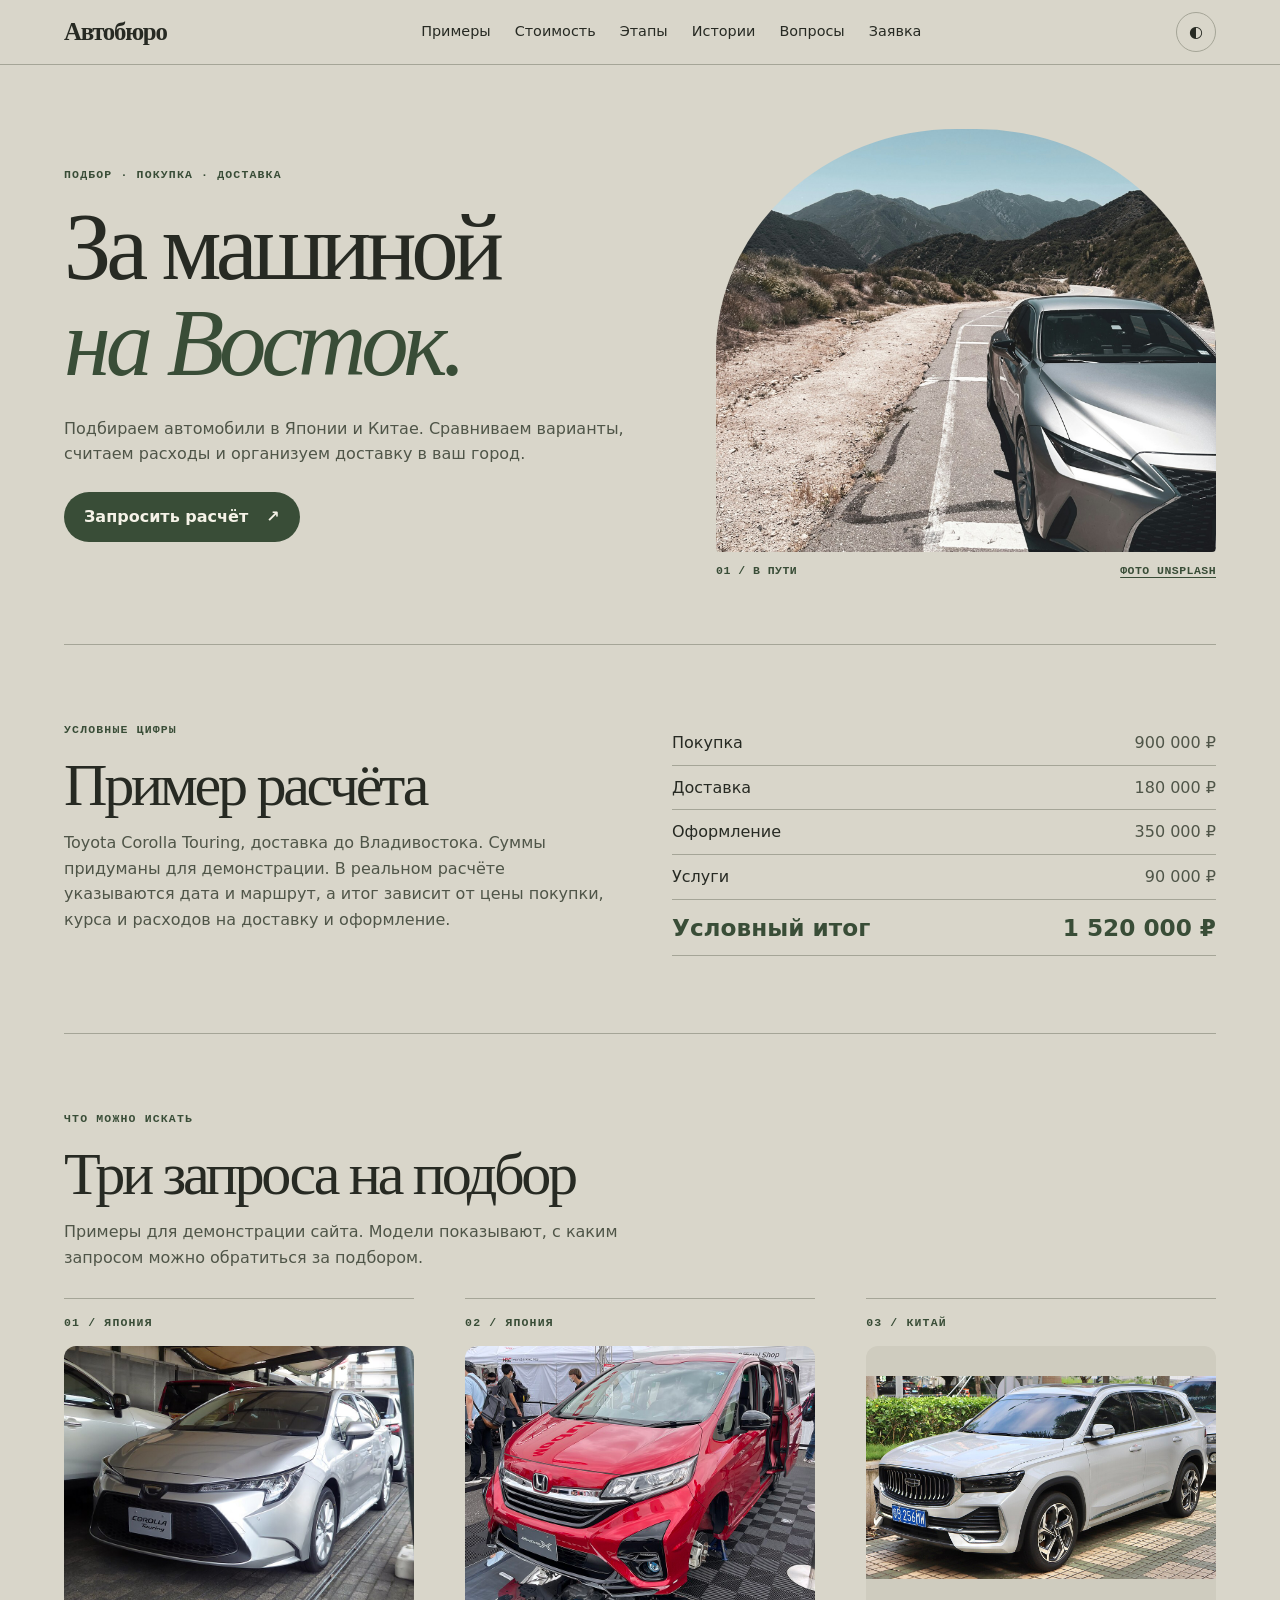
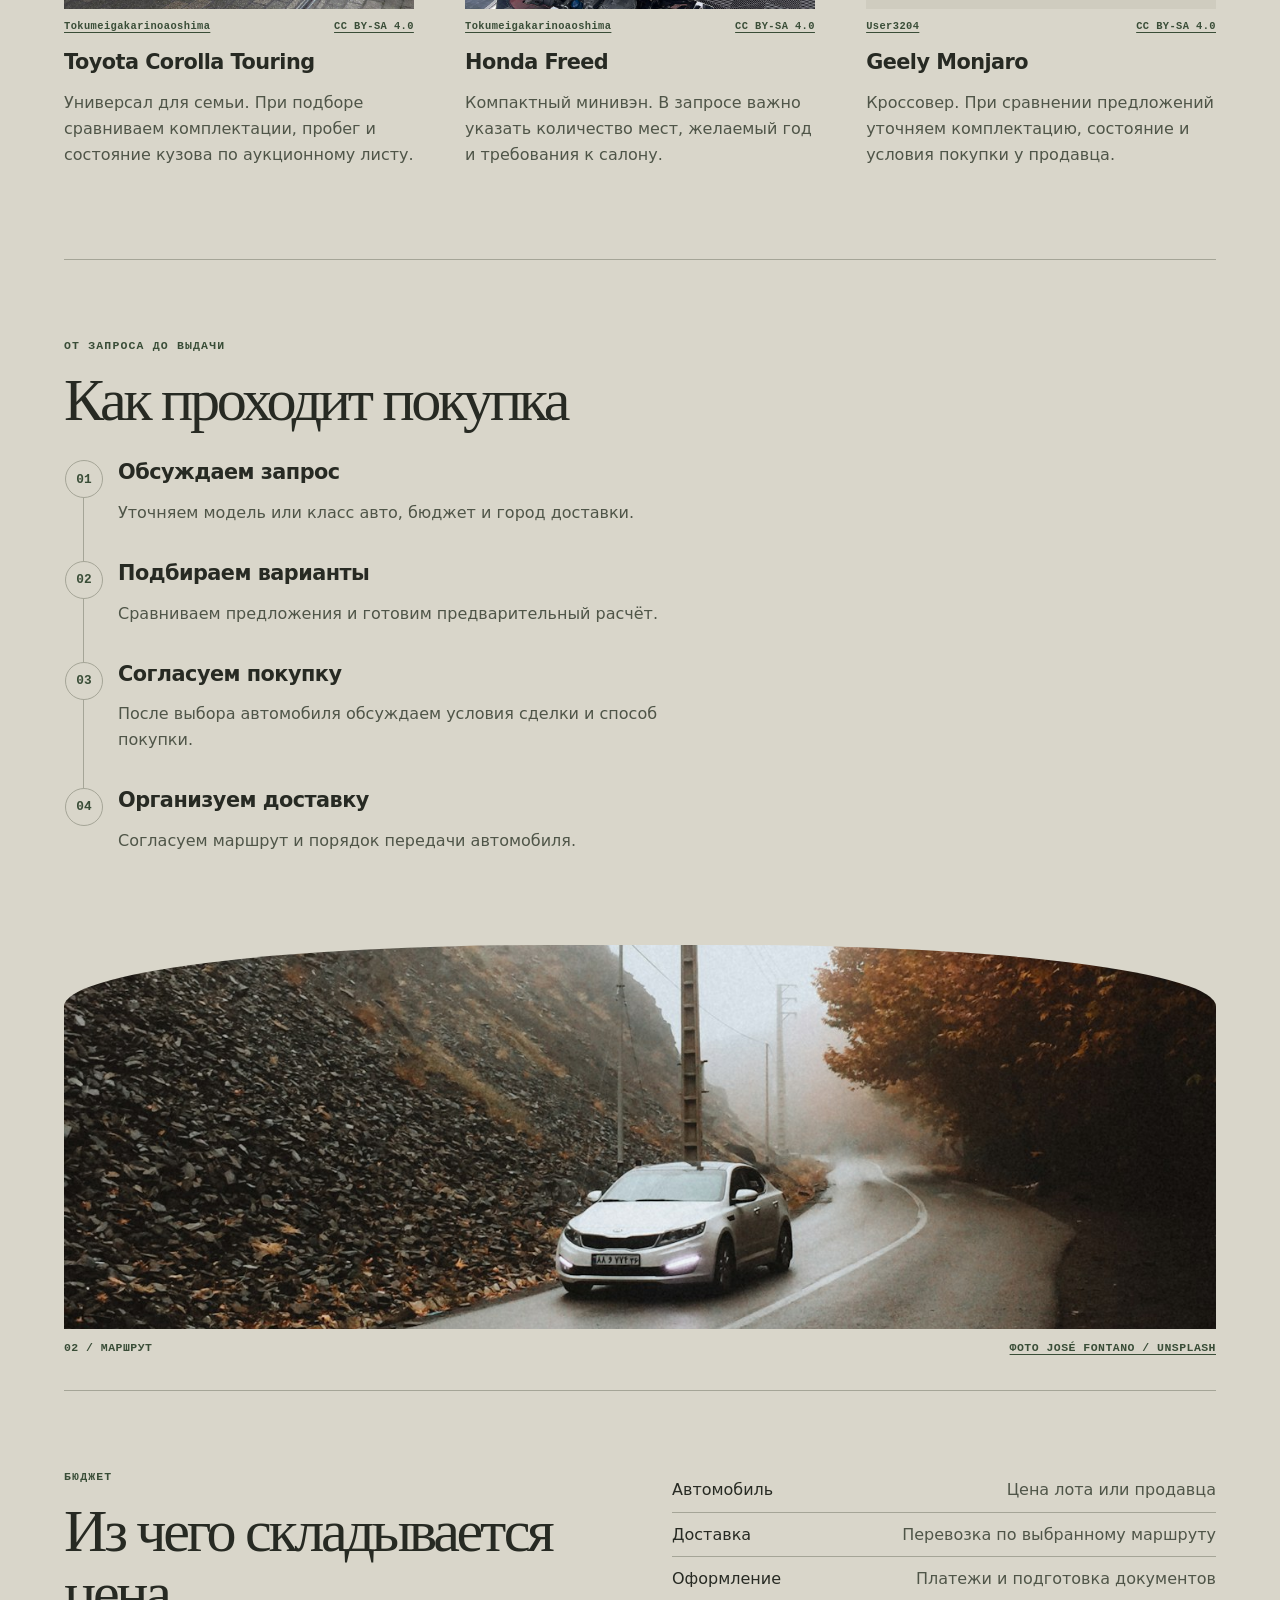
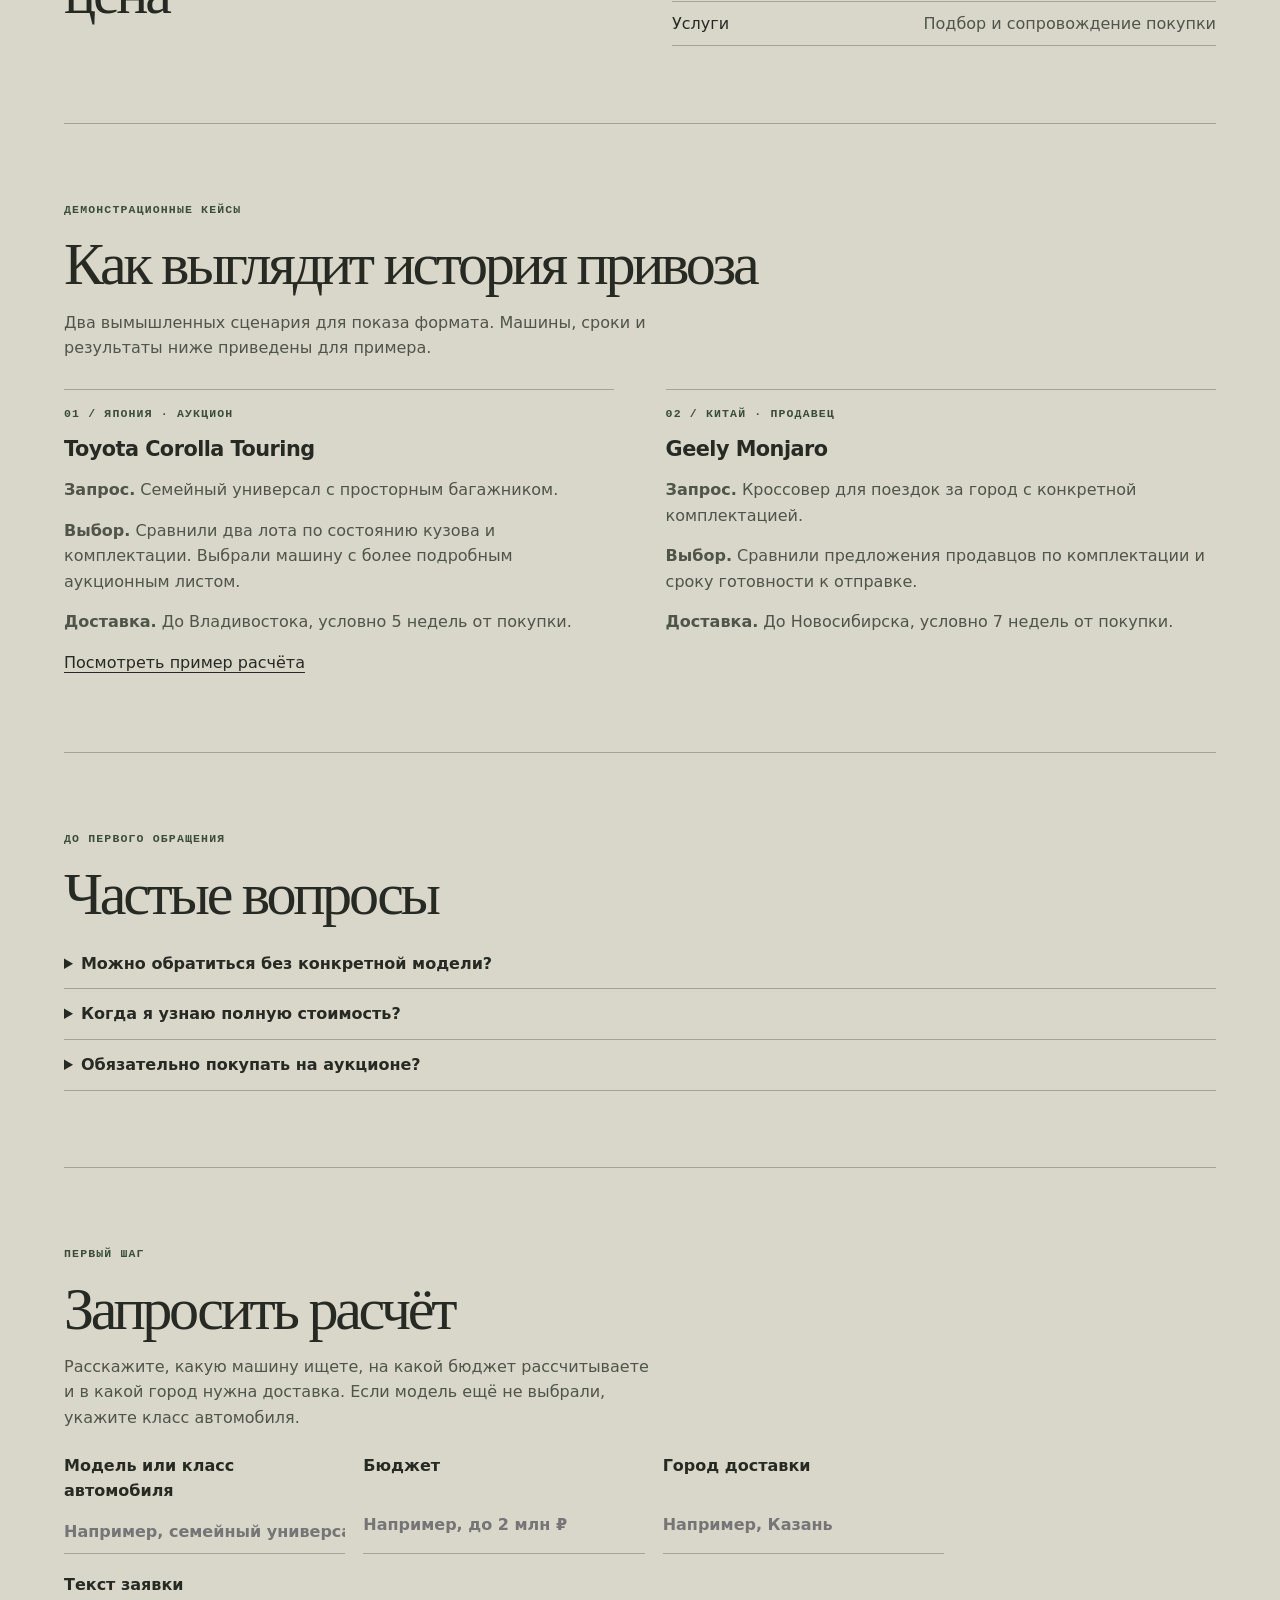
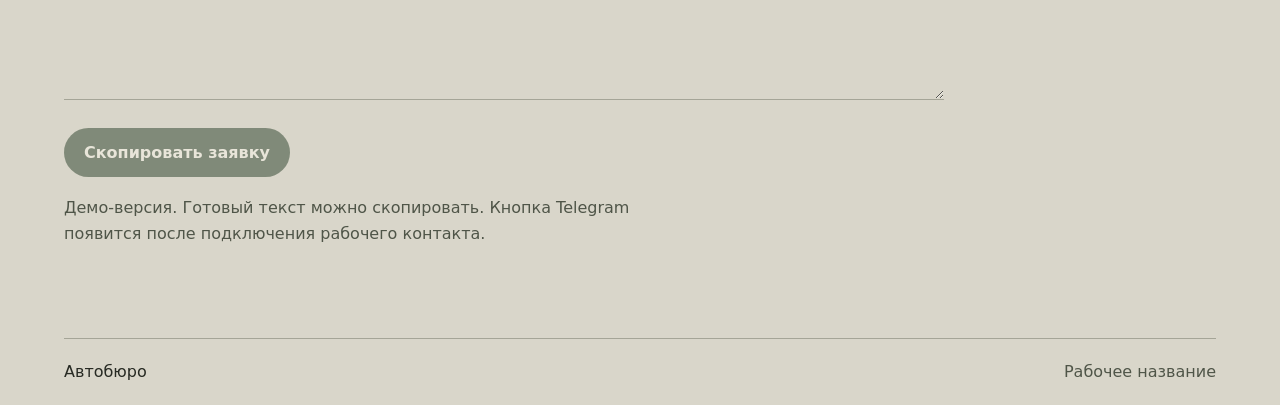
<file: index.html>
<!doctype html>
<html lang="ru">
<head>
<meta charset="utf-8">
<meta name="viewport" content="width=device-width, initial-scale=1">
<meta name="description" content="Подбор и покупка автомобилей из Японии, Китая и других стран. Узнайте, как проходит покупка и из чего складывается стоимость.">
<title>Авто из Японии и Китая — подбор и доставка</title>
<link rel="stylesheet" href="style.css">
</head>
<body id="top">
<header class="site-header"><div class="wrap header-inner"><a class="brand" href="#top">Автобюро</a><nav id="site-nav" aria-label="Разделы сайта"><a href="#cars">Примеры</a><a href="#estimate">Стоимость</a><a href="#process">Этапы</a><a href="#cases">Истории</a><a href="#faq">Вопросы</a><a href="#contact">Заявка</a></nav><div class="header-controls"><button type="button" id="theme" aria-label="Тёмная тема" aria-pressed="false" hidden>◐</button><button type="button" id="menu" aria-controls="site-nav" aria-expanded="false" hidden>☰ <span>Меню</span></button></div></div></header>
<main>
<section class="hero wrap">
<div><p class="eyebrow">Подбор · Покупка · Доставка</p>
<h1>За машиной<br><em>на Восток.</em></h1>
<p class="intro">Подбираем автомобили в Японии и Китае. Сравниваем варианты, считаем расходы и организуем доставку в ваш город.</p>
<a class="button" href="#contact">Запросить расчёт <span aria-hidden="true">↗</span></a></div>
<figure class="hero-photo">
<img src="photos/mountain-road.jpg" width="1600" height="2133" alt="Серебристый автомобиль на горной дороге" fetchpriority="high">
<figcaption><span>01 / В пути</span><a href="https://unsplash.com/photos/silver-car-parked-on-a-winding-mountain-road-dqS-fH3eOp8">Фото Unsplash</a></figcaption>
</figure>
</section>
<section class="section wrap price" id="estimate">
<div><p class="eyebrow">Условные цифры</p><h2>Пример расчёта</h2><p>Toyota Corolla Touring, доставка до Владивостока. Суммы придуманы для демонстрации. В реальном расчёте указываются дата и маршрут, а итог зависит от цены покупки, курса и расходов на доставку и оформление.</p></div>
<dl class="cost estimate">
<div><dt>Покупка</dt><dd>900 000 ₽</dd></div>
<div><dt>Доставка</dt><dd>180 000 ₽</dd></div>
<div><dt>Оформление</dt><dd>350 000 ₽</dd></div>
<div><dt>Услуги</dt><dd>90 000 ₽</dd></div>
<div class="total"><dt>Условный итог</dt><dd>1 520 000 ₽</dd></div>
</dl>
</section>
<section class="section wrap" id="cars">
<p class="eyebrow">Что можно искать</p>
<h2>Три запроса на подбор</h2>
<p>Примеры для демонстрации сайта. Модели показывают, с каким запросом можно обратиться за подбором.</p>
<div class="examples">
<article><p class="eyebrow">01 / Япония</p><figure class="car-example"><img src="photos/corolla.jpg" alt="Toyota Corolla Touring" loading="lazy"><figcaption><a href="https://commons.wikimedia.org/wiki/File:Toyota_COROLLA_Touring_S_(3BA-ZRE212W-AEXEP)_front.jpg">Tokumeigakarinoaoshima</a><a href="https://creativecommons.org/licenses/by-sa/4.0/">CC BY-SA 4.0</a></figcaption></figure><h3>Toyota Corolla Touring</h3><p>Универсал для семьи. При подборе сравниваем комплектации, пробег и состояние кузова по аукционному листу.</p></article>
<article><p class="eyebrow">02 / Япония</p><figure class="car-example"><img src="photos/freed.jpg" alt="Honda Freed" loading="lazy"><figcaption><a href="https://commons.wikimedia.org/wiki/File:Honda_FREED_Modulo_X_(6BA-GB5)_front.jpg">Tokumeigakarinoaoshima</a><a href="https://creativecommons.org/licenses/by-sa/4.0/">CC BY-SA 4.0</a></figcaption></figure><h3>Honda Freed</h3><p>Компактный минивэн. В запросе важно указать количество мест, желаемый год и требования к салону.</p></article>
<article><p class="eyebrow">03 / Китай</p><figure class="car-example"><img src="photos/monjaro.jpg" alt="Geely Monjaro" loading="lazy"><figcaption><a href="https://commons.wikimedia.org/wiki/File:2021_Geely_Xingyue_L_(front).jpg">User3204</a><a href="https://creativecommons.org/licenses/by-sa/4.0/">CC BY-SA 4.0</a></figcaption></figure><h3>Geely Monjaro</h3><p>Кроссовер. При сравнении предложений уточняем комплектацию, состояние и условия покупки у продавца.</p></article>
</div>
</section>
<section class="section wrap" id="process"><p class="eyebrow">От запроса до выдачи</p><h2>Как проходит покупка</h2>
<ol class="steps">
<li><h3>Обсуждаем запрос</h3><p>Уточняем модель или класс авто, бюджет и город доставки.</p></li>
<li><h3>Подбираем варианты</h3><p>Сравниваем предложения и готовим предварительный расчёт.</p></li>
<li><h3>Согласуем покупку</h3><p>После выбора автомобиля обсуждаем условия сделки и способ покупки.</p></li>
<li><h3>Организуем доставку</h3><p>Согласуем маршрут и порядок передачи автомобиля.</p></li>
</ol></section>
<figure class="road-photo wrap">
<img src="photos/autumn-road.jpg" width="1400" height="1867" alt="Автомобиль на извилистой дороге в осеннем лесу" loading="lazy">
<figcaption><span>02 / МАРШРУТ</span><a href="https://unsplash.com/photos/silver-sedan-on-road-6Av5NZUuW58">Фото José Fontano / Unsplash</a></figcaption>
</figure>
<section class="section wrap price"><div><p class="eyebrow">Бюджет</p><h2>Из чего складывается цена</h2></div><dl class="cost"><div><dt>Автомобиль</dt><dd>Цена лота или продавца</dd></div><div><dt>Доставка</dt><dd>Перевозка по выбранному маршруту</dd></div><div><dt>Оформление</dt><dd>Платежи и подготовка документов</dd></div><div><dt>Услуги</dt><dd>Подбор и сопровождение покупки</dd></div></dl></section>
<section class="section wrap" id="cases">
<p class="eyebrow">Демонстрационные кейсы</p>
<h2>Как выглядит история привоза</h2>
<p>Два вымышленных сценария для показа формата. Машины, сроки и результаты ниже приведены для примера.</p>
<div class="examples stories">
<article><p class="eyebrow">01 / Япония · аукцион</p><h3>Toyota Corolla Touring</h3><p><strong>Запрос.</strong> Семейный универсал с просторным багажником.</p><p><strong>Выбор.</strong> Сравнили два лота по состоянию кузова и комплектации. Выбрали машину с более подробным аукционным листом.</p><p><strong>Доставка.</strong> До Владивостока, условно 5 недель от покупки.</p><a href="#estimate">Посмотреть пример расчёта</a></article>
<article><p class="eyebrow">02 / Китай · продавец</p><h3>Geely Monjaro</h3><p><strong>Запрос.</strong> Кроссовер для поездок за город с конкретной комплектацией.</p><p><strong>Выбор.</strong> Сравнили предложения продавцов по комплектации и сроку готовности к отправке.</p><p><strong>Доставка.</strong> До Новосибирска, условно 7 недель от покупки.</p></article>
</div>
</section>

<section class="section wrap" id="faq">
<p class="eyebrow">До первого обращения</p>
<h2>Частые вопросы</h2>
<details><summary>Можно обратиться без конкретной модели?</summary><p>Да. Начните с бюджета, города и задач. Например, нужен семейный автомобиль с просторным багажником.</p></details>
<details><summary>Когда я узнаю полную стоимость?</summary><p>Первый расчёт делаем по выбранному варианту и маршруту. Перед покупкой уточняем сумму и отдельно показываем расходы, которые могут измениться.</p></details>
<details><summary>Обязательно покупать на аукционе?</summary><p>Способ покупки зависит от страны и конкретного предложения. Сравниваем варианты на аукционе и у продавцов, когда доступны оба пути.</p></details>
</section>
<section class="section wrap" id="contact"><p class="eyebrow">Первый шаг</p><h2>Запросить расчёт</h2><p>Расскажите, какую машину ищете, на какой бюджет рассчитываете и в какой город нужна доставка. Если модель ещё не выбрали, укажите класс автомобиля.</p>
<form id="request" class="request" data-telegram="">
<label>Модель или класс автомобиля<input name="car" placeholder="Например, семейный универсал" required maxlength="100"></label>
<label>Бюджет<input name="budget" placeholder="Например, до 2 млн ₽" required maxlength="80"></label>
<label>Город доставки<input name="city" placeholder="Например, Казань" required maxlength="80"></label>
<label class="message">Текст заявки<textarea id="request-text" rows="3" readonly></textarea></label>
<div class="request-actions">
<button class="button" type="button" id="copy-request" disabled>Скопировать заявку</button>
<a class="button" id="send-request" hidden>Открыть Telegram</a>
</div>
<p class="notice" id="contact-note">Демо-версия. Готовый текст можно скопировать. Кнопка Telegram появится после подключения рабочего контакта.</p>
<p id="request-status" role="status"></p>
</form></section>
</main><a class="floating-top" href="#top">Наверх ↑</a>
<footer class="wrap">Автобюро <span>Рабочее название</span></footer>
<script src="navigation.js" defer></script><script src="request.js" defer></script></body>
</html>
</file>
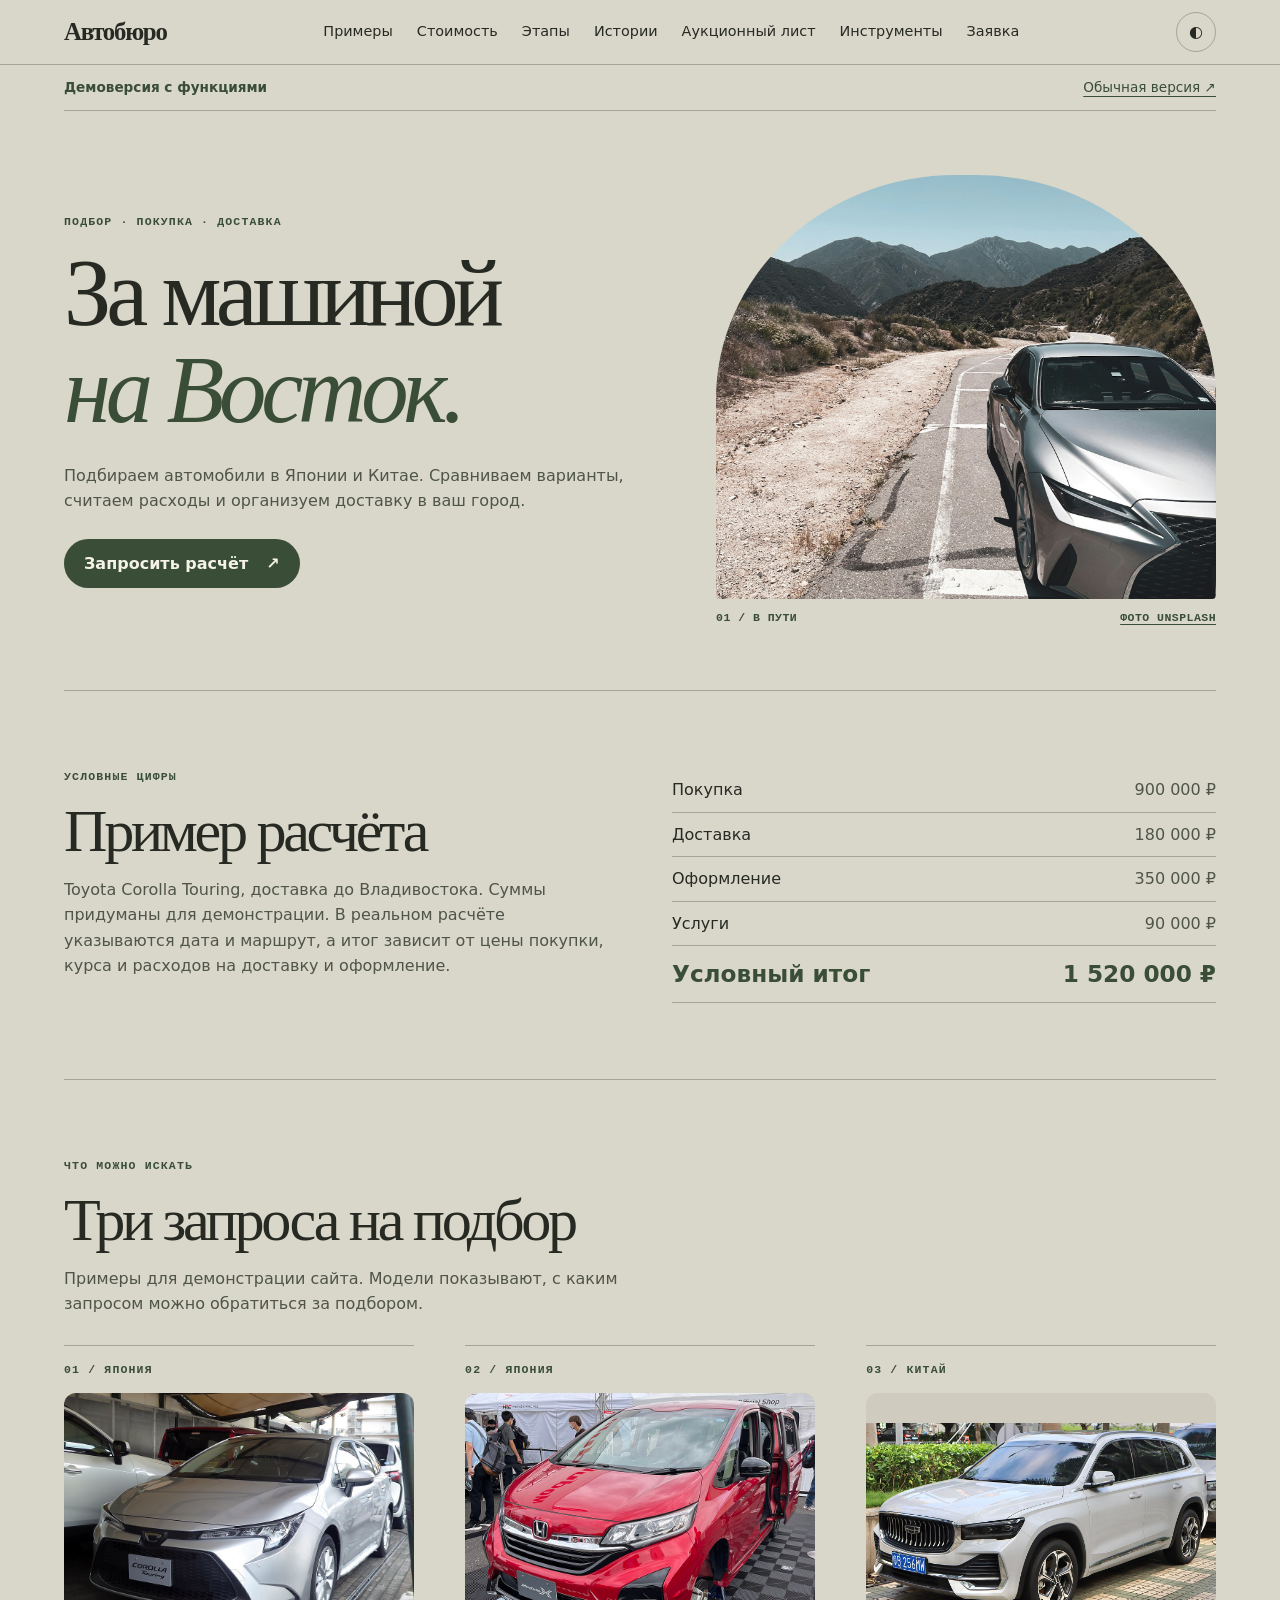
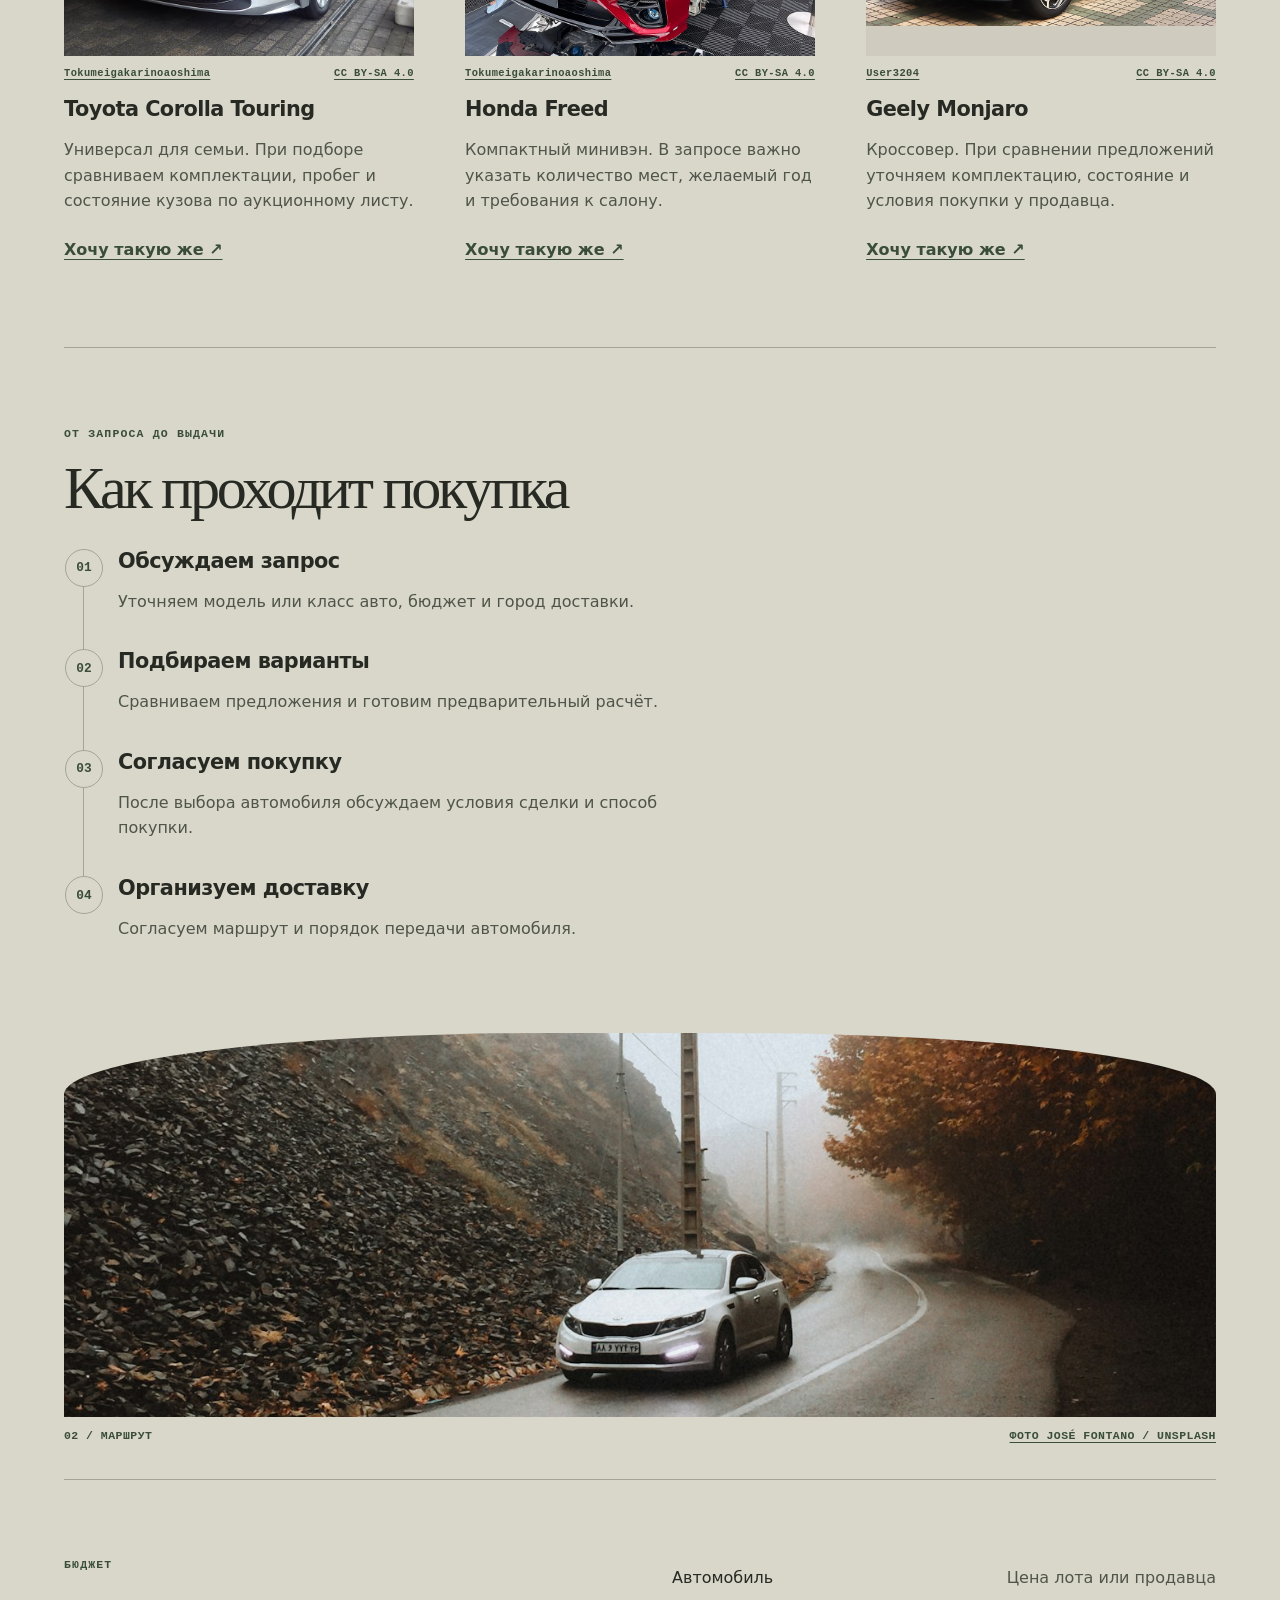
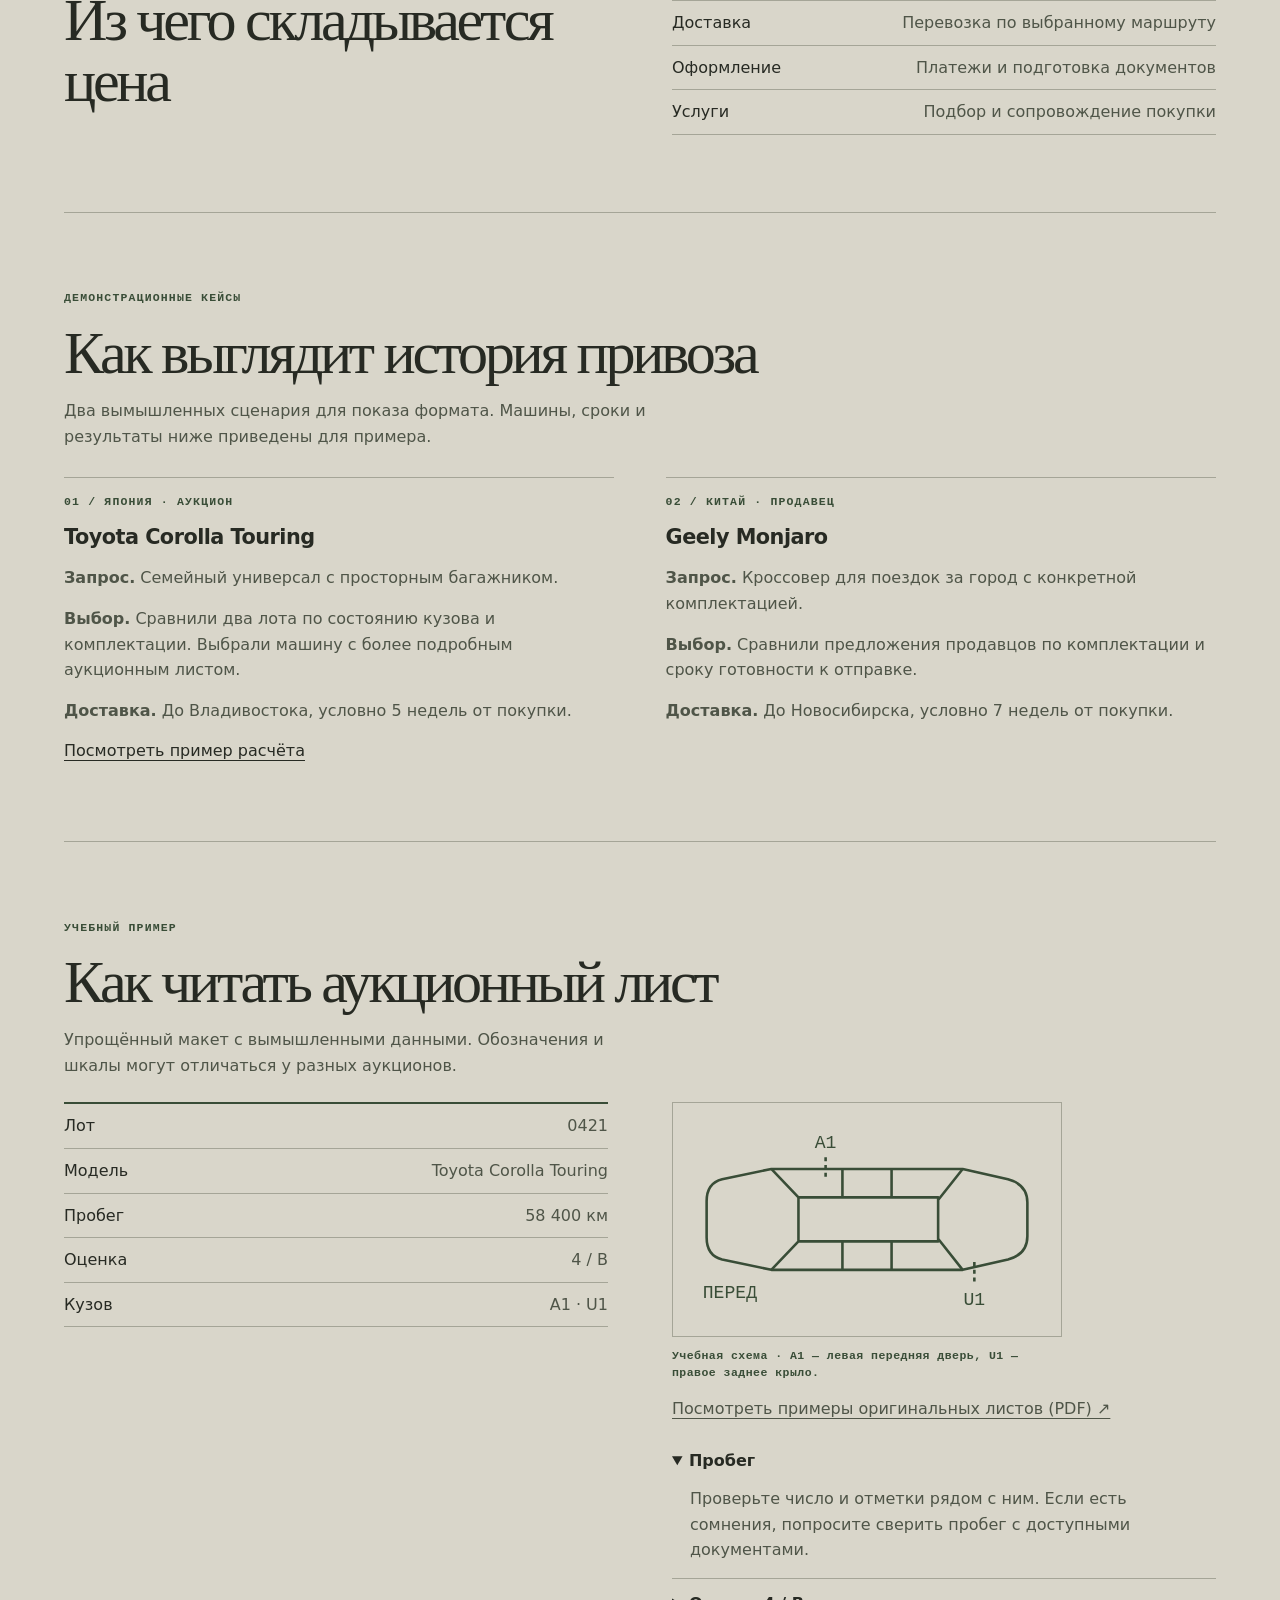
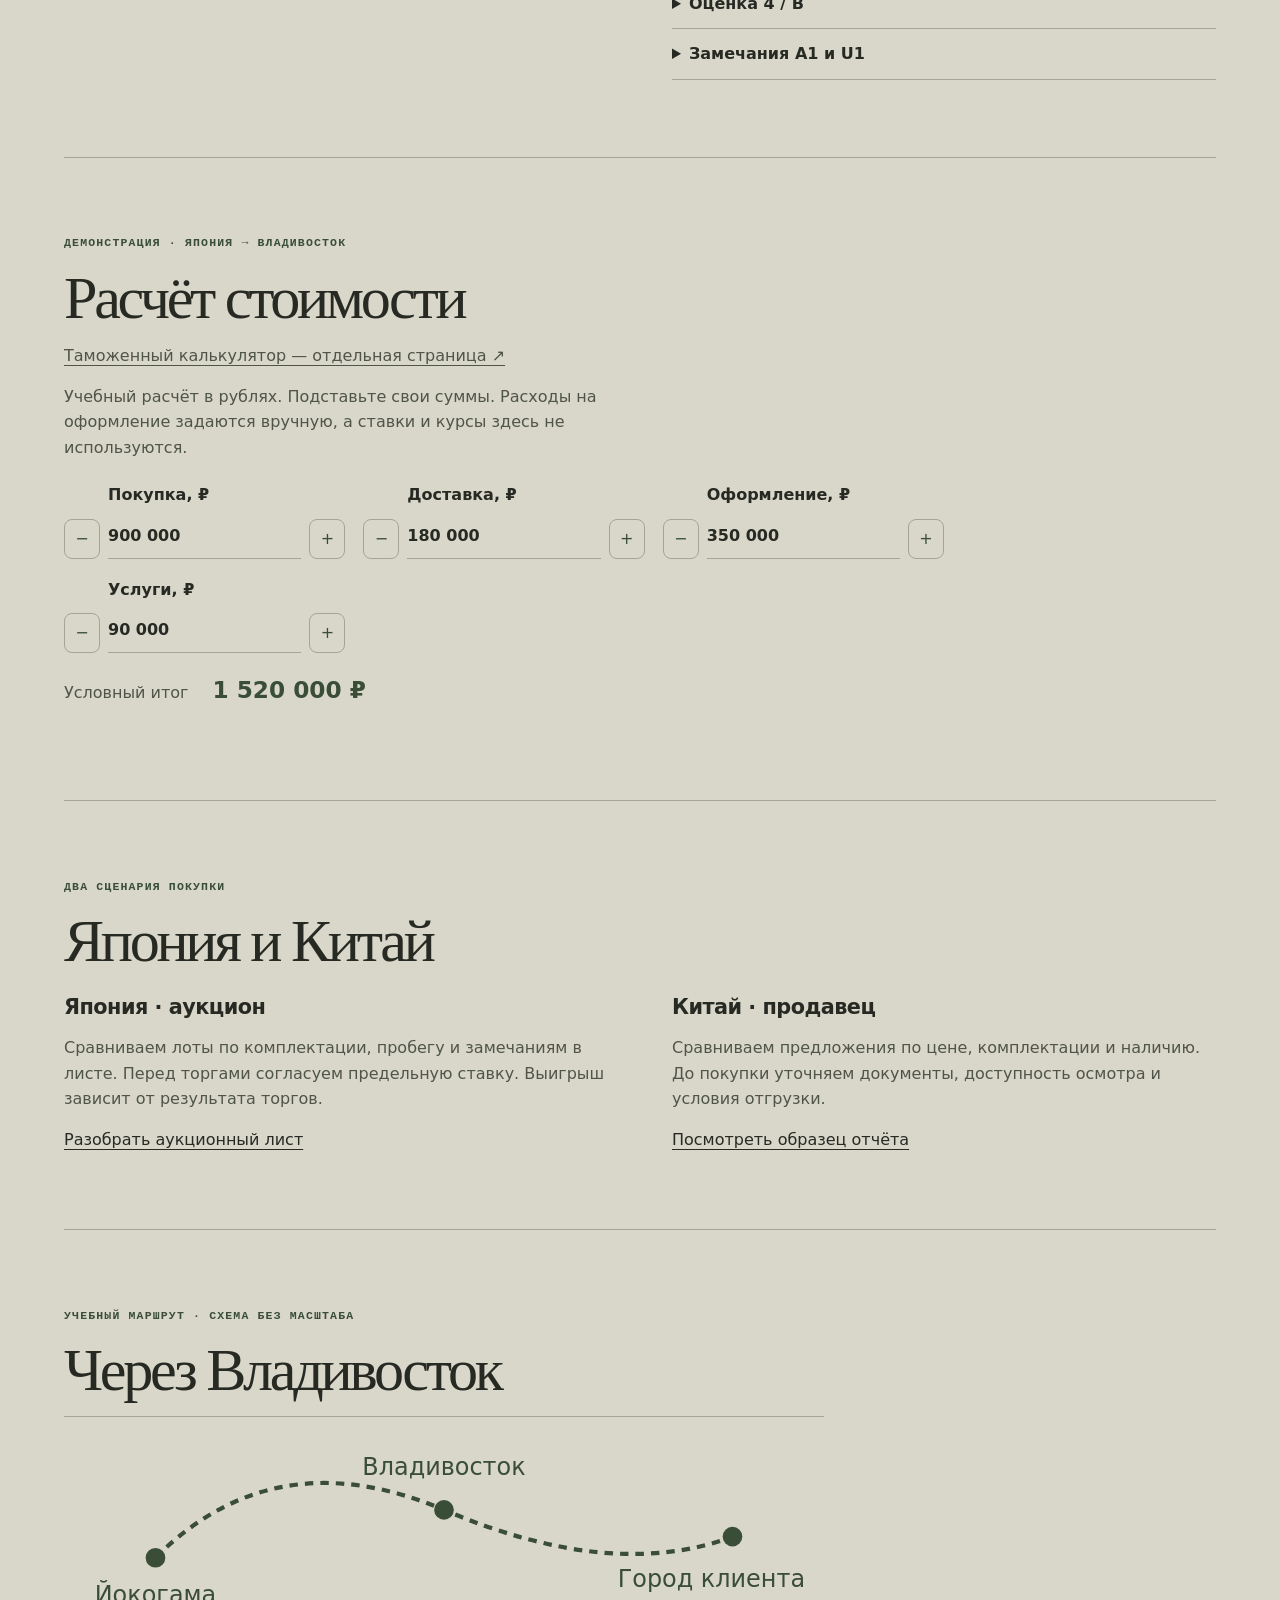
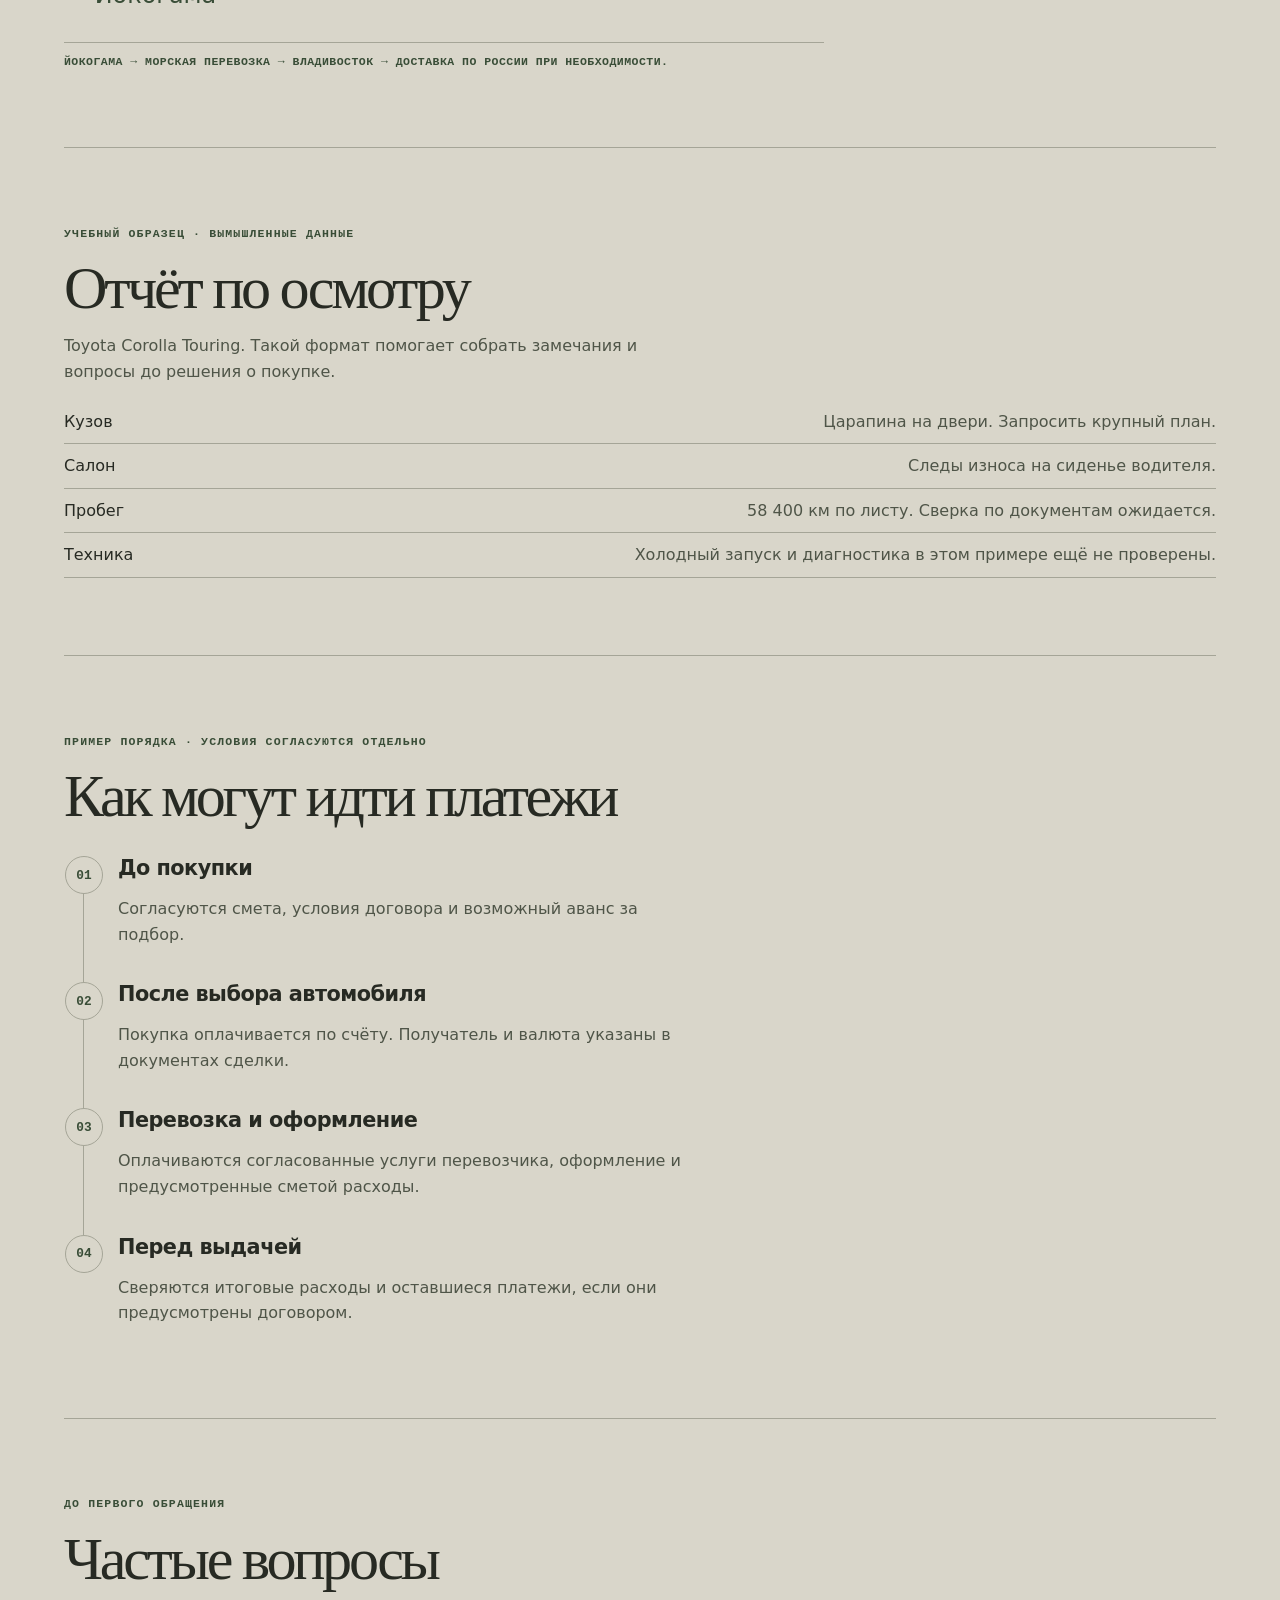
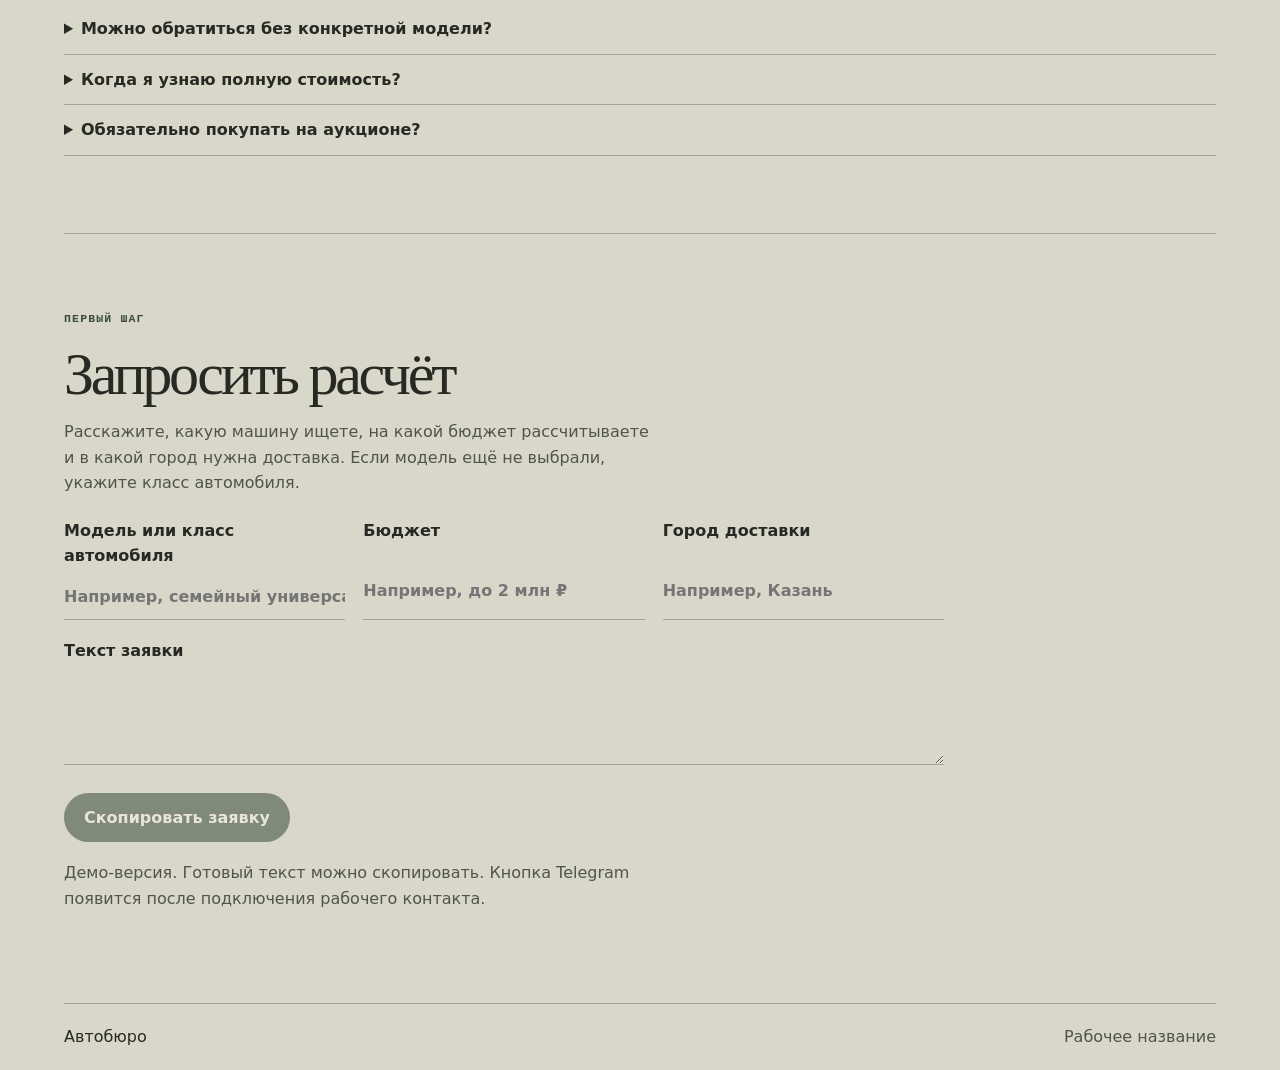
<file: features/index.html>
<!doctype html>
<html lang="ru">
<head>
<meta charset="utf-8">
<meta name="viewport" content="width=device-width, initial-scale=1">
<meta name="description" content="Подбор и покупка автомобилей из Японии, Китая и других стран. Узнайте, как проходит покупка и из чего складывается стоимость.">
<title>Авто из Японии и Китая — подбор и доставка</title>
<link rel="stylesheet" href="../style.css"><link rel="stylesheet" href="features.css">
</head>
<body id="top">
<header class="site-header"><div class="wrap header-inner"><a class="brand" href="#top">Автобюро</a><nav id="site-nav" aria-label="Разделы сайта"><a href="#cars">Примеры</a><a href="#estimate">Стоимость</a><a href="#process">Этапы</a><a href="#cases">Истории</a><a href="#auction">Аукционный лист</a><a href="#tools">Инструменты</a><a href="#contact">Заявка</a></nav><div class="header-controls"><button type="button" id="theme" aria-label="Тёмная тема" aria-pressed="false" hidden>◐</button><button type="button" id="menu" aria-controls="site-nav" aria-expanded="false" hidden>☰ <span>Меню</span></button></div></div></header>
<div class="wrap feature-bar"><strong>Демоверсия с функциями</strong><a href="../">Обычная версия ↗</a></div><main>
<section class="hero wrap">
<div><p class="eyebrow">Подбор · Покупка · Доставка</p>
<h1>За машиной<br><em>на Восток.</em></h1>
<p class="intro">Подбираем автомобили в Японии и Китае. Сравниваем варианты, считаем расходы и организуем доставку в ваш город.</p>
<a class="button" href="#contact">Запросить расчёт <span aria-hidden="true">↗</span></a></div>
<figure class="hero-photo">
<img src="../photos/mountain-road.jpg" width="1600" height="2133" alt="Серебристый автомобиль на горной дороге" fetchpriority="high">
<figcaption><span>01 / В пути</span><a href="https://unsplash.com/photos/silver-car-parked-on-a-winding-mountain-road-dqS-fH3eOp8">Фото Unsplash</a></figcaption>
</figure>
</section>
<section class="section wrap price" id="estimate">
<div><p class="eyebrow">Условные цифры</p><h2>Пример расчёта</h2><p>Toyota Corolla Touring, доставка до Владивостока. Суммы придуманы для демонстрации. В реальном расчёте указываются дата и маршрут, а итог зависит от цены покупки, курса и расходов на доставку и оформление.</p></div>
<dl class="cost estimate">
<div><dt>Покупка</dt><dd>900 000 ₽</dd></div>
<div><dt>Доставка</dt><dd>180 000 ₽</dd></div>
<div><dt>Оформление</dt><dd>350 000 ₽</dd></div>
<div><dt>Услуги</dt><dd>90 000 ₽</dd></div>
<div class="total"><dt>Условный итог</dt><dd>1 520 000 ₽</dd></div>
</dl>
</section>
<section class="section wrap" id="cars">
<p class="eyebrow">Что можно искать</p>
<h2>Три запроса на подбор</h2>
<p>Примеры для демонстрации сайта. Модели показывают, с каким запросом можно обратиться за подбором.</p>
<div class="examples">
<article><p class="eyebrow">01 / Япония</p><figure class="car-example"><img src="../photos/corolla.jpg" alt="Toyota Corolla Touring" loading="lazy"><figcaption><a href="https://commons.wikimedia.org/wiki/File:Toyota_COROLLA_Touring_S_(3BA-ZRE212W-AEXEP)_front.jpg">Tokumeigakarinoaoshima</a><a href="https://creativecommons.org/licenses/by-sa/4.0/">CC BY-SA 4.0</a></figcaption></figure><h3>Toyota Corolla Touring</h3><p>Универсал для семьи. При подборе сравниваем комплектации, пробег и состояние кузова по аукционному листу.</p><a class="pick-car" href="#contact" data-car="Toyota Corolla Touring">Хочу такую же ↗</a></article>
<article><p class="eyebrow">02 / Япония</p><figure class="car-example"><img src="../photos/freed.jpg" alt="Honda Freed" loading="lazy"><figcaption><a href="https://commons.wikimedia.org/wiki/File:Honda_FREED_Modulo_X_(6BA-GB5)_front.jpg">Tokumeigakarinoaoshima</a><a href="https://creativecommons.org/licenses/by-sa/4.0/">CC BY-SA 4.0</a></figcaption></figure><h3>Honda Freed</h3><p>Компактный минивэн. В запросе важно указать количество мест, желаемый год и требования к салону.</p><a class="pick-car" href="#contact" data-car="Honda Freed">Хочу такую же ↗</a></article>
<article><p class="eyebrow">03 / Китай</p><figure class="car-example"><img src="../photos/monjaro.jpg" alt="Geely Monjaro" loading="lazy"><figcaption><a href="https://commons.wikimedia.org/wiki/File:2021_Geely_Xingyue_L_(front).jpg">User3204</a><a href="https://creativecommons.org/licenses/by-sa/4.0/">CC BY-SA 4.0</a></figcaption></figure><h3>Geely Monjaro</h3><p>Кроссовер. При сравнении предложений уточняем комплектацию, состояние и условия покупки у продавца.</p><a class="pick-car" href="#contact" data-car="Geely Monjaro">Хочу такую же ↗</a></article>
</div>
</section>
<section class="section wrap" id="process"><p class="eyebrow">От запроса до выдачи</p><h2>Как проходит покупка</h2>
<ol class="steps">
<li><h3>Обсуждаем запрос</h3><p>Уточняем модель или класс авто, бюджет и город доставки.</p></li>
<li><h3>Подбираем варианты</h3><p>Сравниваем предложения и готовим предварительный расчёт.</p></li>
<li><h3>Согласуем покупку</h3><p>После выбора автомобиля обсуждаем условия сделки и способ покупки.</p></li>
<li><h3>Организуем доставку</h3><p>Согласуем маршрут и порядок передачи автомобиля.</p></li>
</ol></section>
<figure class="road-photo wrap">
<img src="../photos/autumn-road.jpg" width="1400" height="1867" alt="Автомобиль на извилистой дороге в осеннем лесу" loading="lazy">
<figcaption><span>02 / МАРШРУТ</span><a href="https://unsplash.com/photos/silver-sedan-on-road-6Av5NZUuW58">Фото José Fontano / Unsplash</a></figcaption>
</figure>
<section class="section wrap price"><div><p class="eyebrow">Бюджет</p><h2>Из чего складывается цена</h2></div><dl class="cost"><div><dt>Автомобиль</dt><dd>Цена лота или продавца</dd></div><div><dt>Доставка</dt><dd>Перевозка по выбранному маршруту</dd></div><div><dt>Оформление</dt><dd>Платежи и подготовка документов</dd></div><div><dt>Услуги</dt><dd>Подбор и сопровождение покупки</dd></div></dl></section>
<section class="section wrap" id="cases">
<p class="eyebrow">Демонстрационные кейсы</p>
<h2>Как выглядит история привоза</h2>
<p>Два вымышленных сценария для показа формата. Машины, сроки и результаты ниже приведены для примера.</p>
<div class="examples stories">
<article><p class="eyebrow">01 / Япония · аукцион</p><h3>Toyota Corolla Touring</h3><p><strong>Запрос.</strong> Семейный универсал с просторным багажником.</p><p><strong>Выбор.</strong> Сравнили два лота по состоянию кузова и комплектации. Выбрали машину с более подробным аукционным листом.</p><p><strong>Доставка.</strong> До Владивостока, условно 5 недель от покупки.</p><a href="#estimate">Посмотреть пример расчёта</a></article>
<article><p class="eyebrow">02 / Китай · продавец</p><h3>Geely Monjaro</h3><p><strong>Запрос.</strong> Кроссовер для поездок за город с конкретной комплектацией.</p><p><strong>Выбор.</strong> Сравнили предложения продавцов по комплектации и сроку готовности к отправке.</p><p><strong>Доставка.</strong> До Новосибирска, условно 7 недель от покупки.</p></article>
</div>
</section>

<section class="section wrap" id="auction">
<p class="eyebrow">Учебный пример</p>
<h2>Как читать аукционный лист</h2>
<p>Упрощённый макет с вымышленными данными. Обозначения и шкалы могут отличаться у разных аукционов.</p>
<div class="auction">
<dl class="cost"><div><dt>Лот</dt><dd>0421</dd></div><div><dt>Модель</dt><dd>Toyota Corolla Touring</dd></div><div><dt>Пробег</dt><dd>58 400 км</dd></div><div><dt>Оценка</dt><dd>4 / B</dd></div><div><dt>Кузов</dt><dd>A1 · U1</dd></div></dl>
<div><figure class="body-map">
<svg viewBox="0 0 300 180" role="img" aria-labelledby="body-title body-desc">
<title id="body-title">Схема кузова, вид сверху</title>
<desc id="body-desc">Перед автомобиля слева. A1 отмечает царапину на левой передней двери, U1 — вмятину на правом заднем крыле.</desc>
<g fill="none" stroke="currentColor" stroke-width="2" stroke-linejoin="round">
<path d="M38 59Q26 62 26 76v28q0 14 12 17l38 8h148l35-8q15-4 15-18V77q0-14-15-18l-35-8H76z"/>
<path d="m76 51 21 22v34l-21 22m148-78-19 24v30l19 24M97 73h108v34H97m34-56v22m38-22v22m-38 34v22m38-22v22"/>
<path d="M118 42v16m115 65v16" stroke-dasharray="3 3"/>
</g>
<g fill="currentColor" font-family="monospace" font-size="14" text-anchor="middle">
<text x="118" y="35">A1</text><text x="233" y="156">U1</text><text x="44" y="151">ПЕРЕД</text>
</g></svg>
<figcaption>Учебная схема · A1 — левая передняя дверь, U1 — правое заднее крыло.</figcaption>
</figure>
<p><a href="https://exportcarjapan.com/gallery/Auction%20Sheet%20Examples.pdf">Посмотреть примеры оригинальных листов (PDF) ↗</a></p><details open><summary>Пробег</summary><p>Проверьте число и отметки рядом с ним. Если есть сомнения, попросите сверить пробег с доступными документами.</p></details>
<details><summary>Оценка 4 / B</summary><p>В этом примере 4 — общая оценка, B — состояние салона. Смотрите расшифровку конкретного аукциона и комментарии инспектора.</p></details>
<details><summary>Замечания A1 и U1</summary><p>На схеме кузова A1 может обозначать небольшую царапину, а U1 — небольшую вмятину. Сверьте обозначения с легендой листа и попросите фото отмеченных деталей.</p></details></div>
</div></section><section class="section wrap" id="tools">
<p class="eyebrow">Демонстрация · Япония → Владивосток</p>
<h2>Расчёт стоимости</h2><p><a href="customs/">Таможенный калькулятор — отдельная страница ↗</a></p>
<p>Учебный расчёт в рублях. Подставьте свои суммы. Расходы на оформление задаются вручную, а ставки и курсы здесь не используются.</p>
<form class="request" id="calculator">
<label>Покупка, ₽<input name="purchase" type="text" inputmode="numeric" value="900 000" data-step="50000" required></label>
<label>Доставка, ₽<input name="shipping" type="text" inputmode="numeric" value="180 000" data-step="10000" required></label>
<label>Оформление, ₽<input name="paperwork" type="text" inputmode="numeric" value="350 000" data-step="10000" required></label>
<label>Услуги, ₽<input name="service" type="text" inputmode="numeric" value="90 000" data-step="5000" required></label>
<p class="calc-total">Условный итог <output aria-live="polite">1 520 000 ₽</output></p>
</form>
</section>
<section class="section wrap" id="directions">
<p class="eyebrow">Два сценария покупки</p>
<h2>Япония и Китай</h2>
<div class="auction">
<article><h3>Япония · аукцион</h3><p>Сравниваем лоты по комплектации, пробегу и замечаниям в листе. Перед торгами согласуем предельную ставку. Выигрыш зависит от результата торгов.</p><a href="#auction">Разобрать аукционный лист</a></article>
<article><h3>Китай · продавец</h3><p>Сравниваем предложения по цене, комплектации и наличию. До покупки уточняем документы, доступность осмотра и условия отгрузки.</p><a href="#inspection">Посмотреть образец отчёта</a></article>
</div>
</section>
<section class="section wrap" id="route-demo">
<p class="eyebrow">Учебный маршрут · схема без масштаба</p>
<h2>Через Владивосток</h2>
<figure class="route-map">
<svg viewBox="0 0 540 160" role="img" aria-label="Из Йокогамы морем во Владивосток, затем наземная доставка до города клиента">
<path d="M65 100 Q150 15 270 66 T475 85" fill="none" stroke="currentColor" stroke-width="3" stroke-dasharray="6 5"/>
<g fill="currentColor"><circle cx="65" cy="100" r="7"/><circle cx="270" cy="66" r="7"/><circle cx="475" cy="85" r="7"/></g>
<g fill="currentColor" text-anchor="middle" font-size="17"><text x="65" y="132">Йокогама</text><text x="270" y="41">Владивосток</text><text x="460" y="121">Город клиента</text></g>
</svg>
<figcaption>Йокогама → морская перевозка → Владивосток → доставка по России при необходимости.</figcaption>
</figure>
</section>
<section class="section wrap" id="inspection">
<p class="eyebrow">Учебный образец · вымышленные данные</p>
<h2>Отчёт по осмотру</h2>
<p>Toyota Corolla Touring. Такой формат помогает собрать замечания и вопросы до решения о покупке.</p>
<dl class="cost"><div><dt>Кузов</dt><dd>Царапина на двери. Запросить крупный план.</dd></div><div><dt>Салон</dt><dd>Следы износа на сиденье водителя.</dd></div><div><dt>Пробег</dt><dd>58 400 км по листу. Сверка по документам ожидается.</dd></div><div><dt>Техника</dt><dd>Холодный запуск и диагностика в этом примере ещё не проверены.</dd></div></dl>
</section>
<section class="section wrap" id="payments">
<p class="eyebrow">Пример порядка · условия согласуются отдельно</p>
<h2>Как могут идти платежи</h2>
<ol class="steps"><li><h3>До покупки</h3><p>Согласуются смета, условия договора и возможный аванс за подбор.</p></li><li><h3>После выбора автомобиля</h3><p>Покупка оплачивается по счёту. Получатель и валюта указаны в документах сделки.</p></li><li><h3>Перевозка и оформление</h3><p>Оплачиваются согласованные услуги перевозчика, оформление и предусмотренные сметой расходы.</p></li><li><h3>Перед выдачей</h3><p>Сверяются итоговые расходы и оставшиеся платежи, если они предусмотрены договором.</p></li></ol>
</section>
<section class="section wrap" id="faq">
<p class="eyebrow">До первого обращения</p>
<h2>Частые вопросы</h2>
<details><summary>Можно обратиться без конкретной модели?</summary><p>Да. Начните с бюджета, города и задач. Например, нужен семейный автомобиль с просторным багажником.</p></details>
<details><summary>Когда я узнаю полную стоимость?</summary><p>Первый расчёт делаем по выбранному варианту и маршруту. Перед покупкой уточняем сумму и отдельно показываем расходы, которые могут измениться.</p></details>
<details><summary>Обязательно покупать на аукционе?</summary><p>Способ покупки зависит от страны и конкретного предложения. Сравниваем варианты на аукционе и у продавцов, когда доступны оба пути.</p></details>
</section>
<section class="section wrap" id="contact"><p class="eyebrow">Первый шаг</p><h2>Запросить расчёт</h2><p>Расскажите, какую машину ищете, на какой бюджет рассчитываете и в какой город нужна доставка. Если модель ещё не выбрали, укажите класс автомобиля.</p>
<form id="request" class="request" data-telegram="">
<label>Модель или класс автомобиля<input name="car" placeholder="Например, семейный универсал" required maxlength="100"></label>
<label>Бюджет<input name="budget" placeholder="Например, до 2 млн ₽" required maxlength="80"></label>
<label>Город доставки<input name="city" placeholder="Например, Казань" required maxlength="80"></label>
<label class="message">Текст заявки<textarea id="request-text" rows="3" readonly></textarea></label>
<div class="request-actions">
<button class="button" type="button" id="copy-request" disabled>Скопировать заявку</button>
<a class="button" id="send-request" hidden>Открыть Telegram</a>
</div>
<p class="notice" id="contact-note">Демо-версия. Готовый текст можно скопировать. Кнопка Telegram появится после подключения рабочего контакта.</p>
<p id="request-status" role="status"></p>
</form></section>
</main><a class="floating-top" href="#top">Наверх ↑</a>
<footer class="wrap">Автобюро <span>Рабочее название</span></footer>
<script src="../navigation.js" defer></script><script src="../request.js" defer></script><script src="features.js" defer></script></body>
</html>
</file>
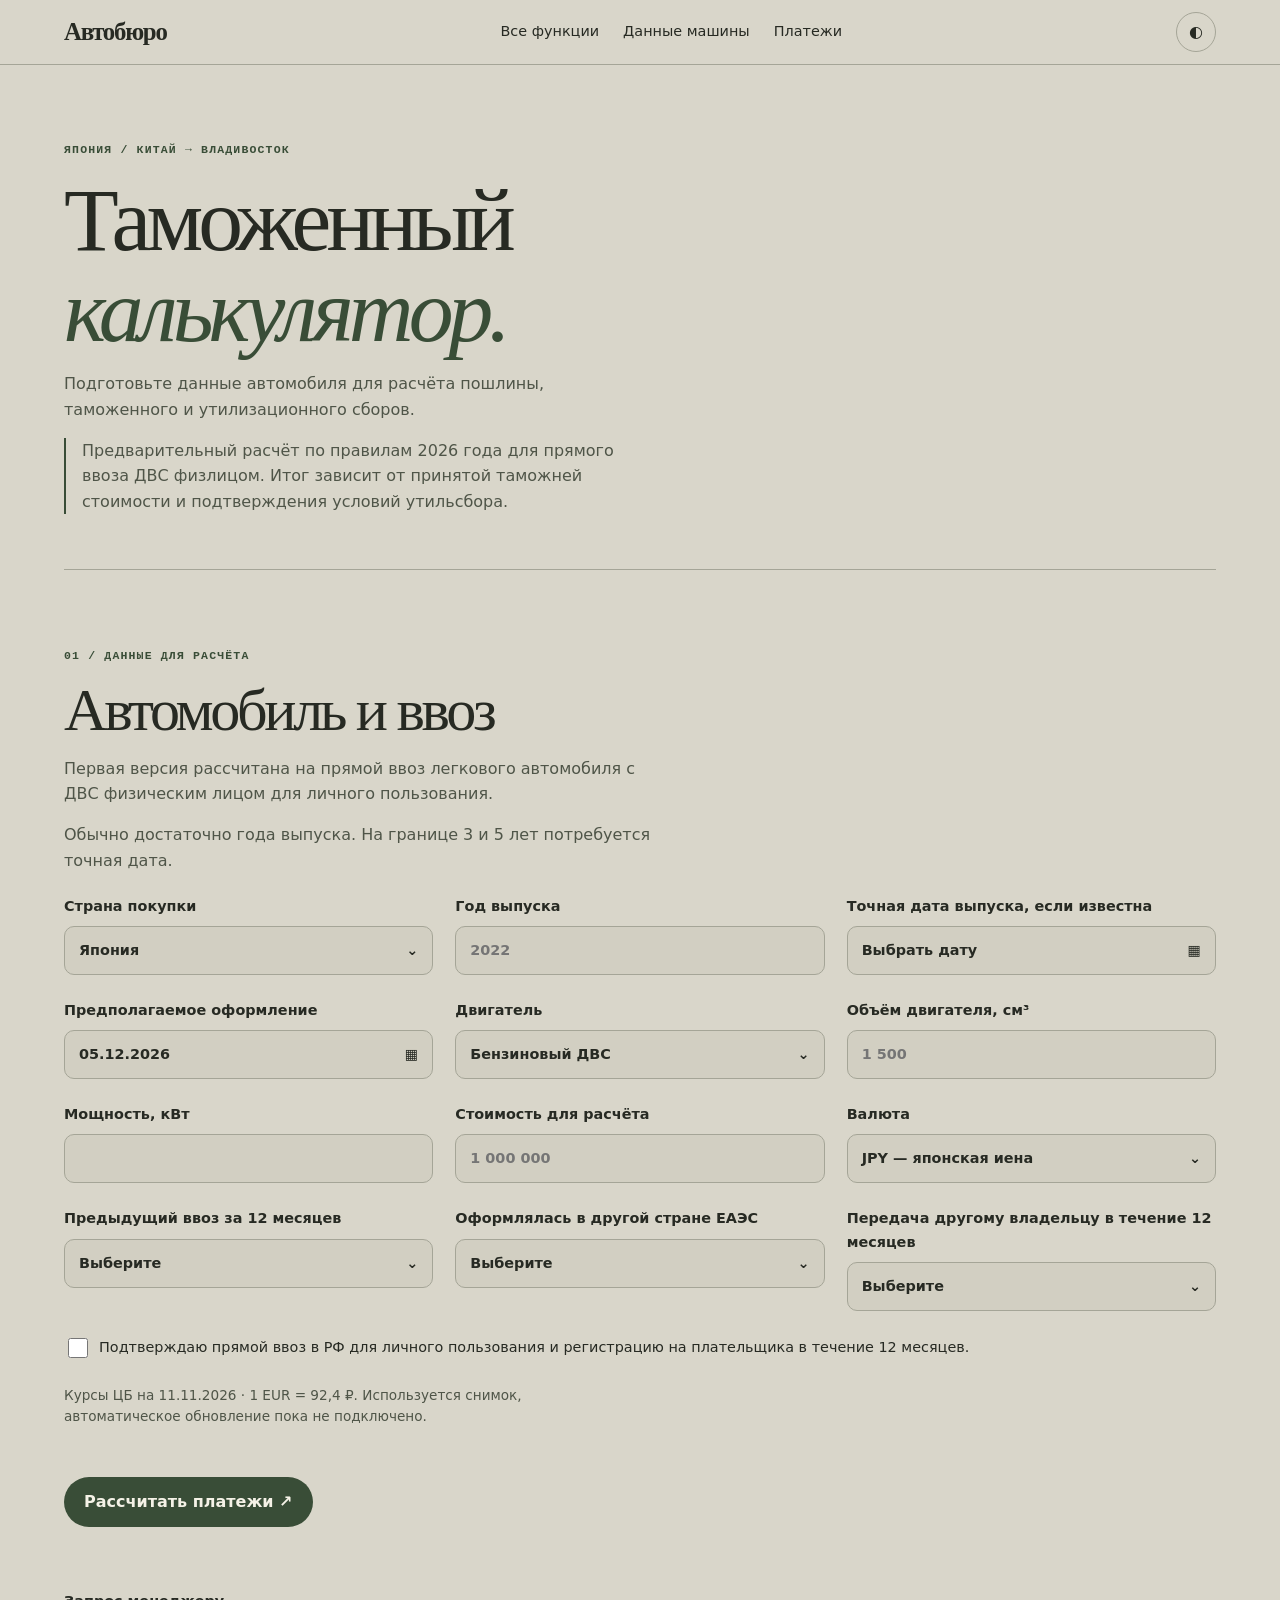
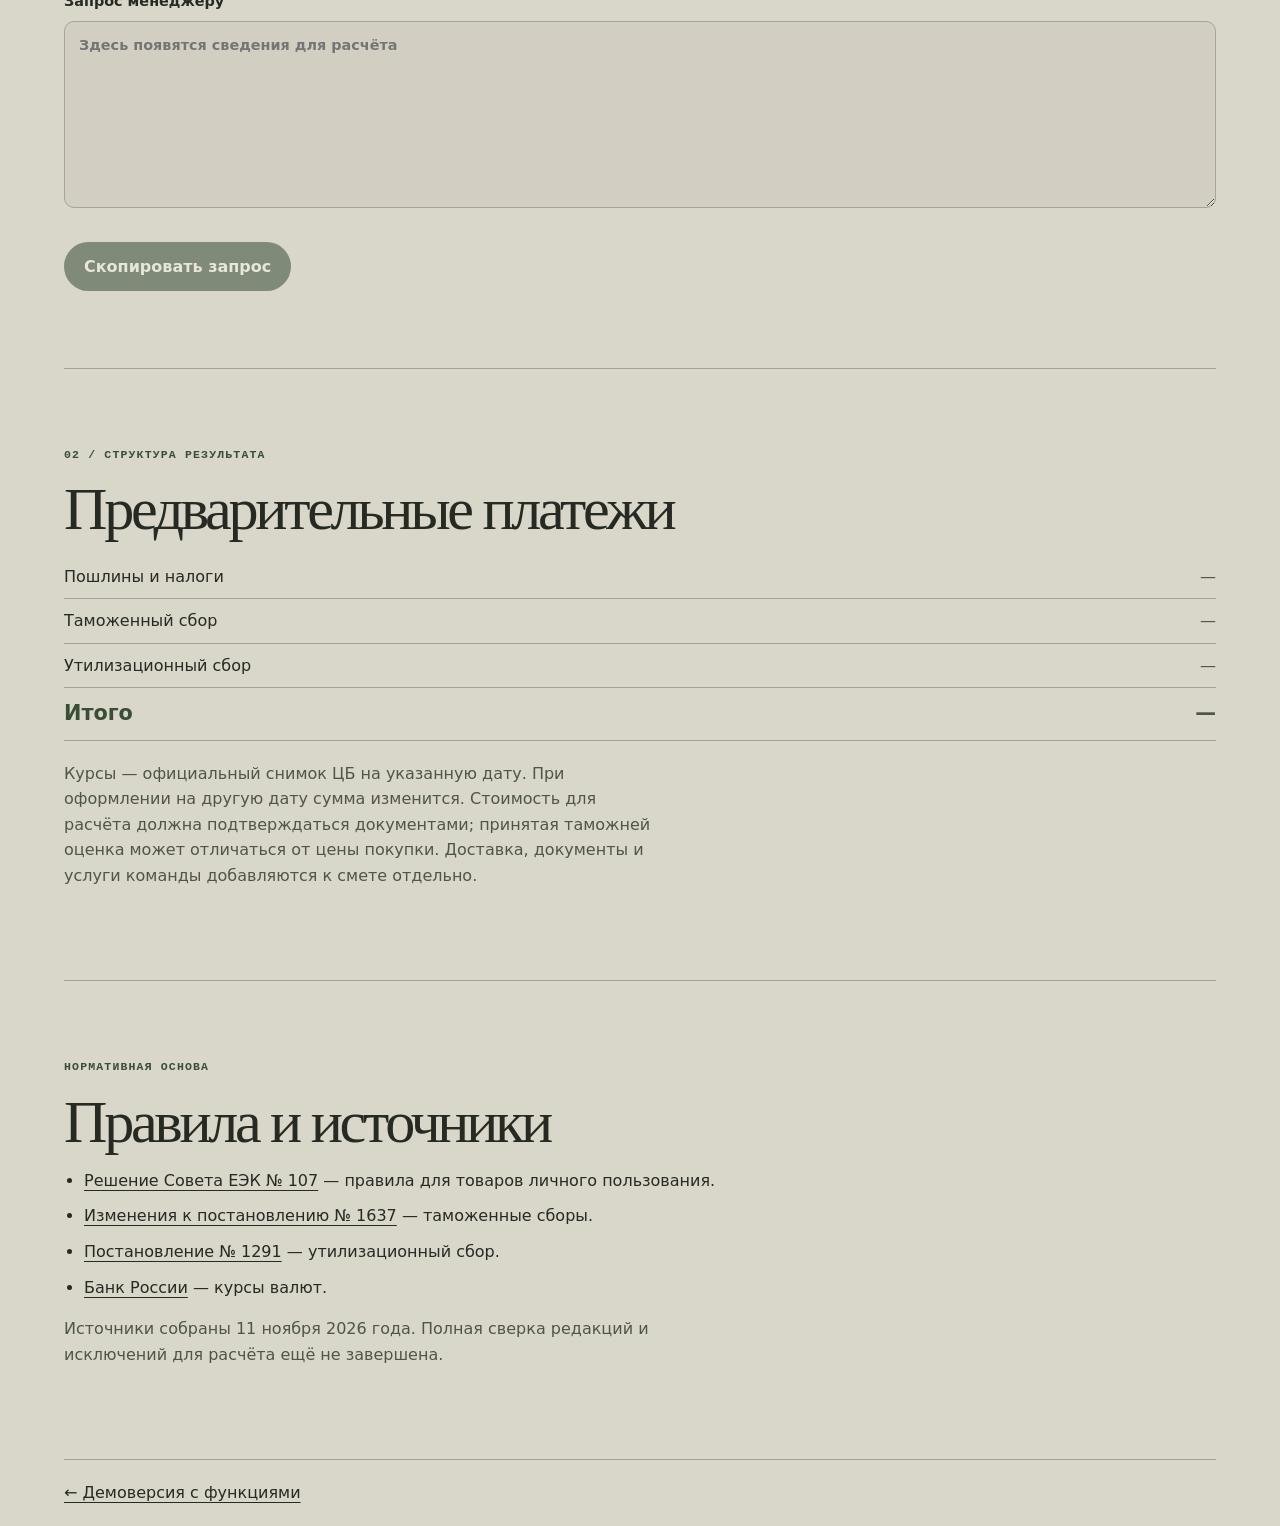
<file: features/customs/index.html>
<!doctype html>
<html lang="ru">
<head>
<meta charset="utf-8"><meta name="viewport" content="width=device-width, initial-scale=1">
<title>Таможенный калькулятор — Автобюро</title>
<meta name="description" content="Подготовка расчёта платежей при прямом ввозе легкового автомобиля с ДВС для личного пользования через Владивосток.">
<link rel="stylesheet" href="../../style.css">
<link rel="stylesheet" href="customs.css">
</head>
<body id="top">
<header class="site-header"><div class="wrap header-inner"><a class="brand" href="../../">Автобюро</a><nav id="site-nav" aria-label="Разделы"><a href="../">Все функции</a><a href="#vehicle">Данные машины</a><a href="#result">Платежи</a></nav><div class="header-controls"><button id="theme" type="button" aria-label="Тёмная тема" aria-pressed="false" hidden>◐</button><button id="menu" type="button" aria-controls="site-nav" aria-expanded="false" hidden>☰ Меню</button></div></div></header>
<main class="wrap">
<section class="section intro-customs"><p class="eyebrow">Япония / Китай → Владивосток</p><h1>Таможенный<br><em>калькулятор.</em></h1><p>Подготовьте данные автомобиля для расчёта пошлины, таможенного и утилизационного сборов.</p><p class="status-note">Предварительный расчёт по правилам 2026 года для прямого ввоза ДВС физлицом. Итог зависит от принятой таможней стоимости и подтверждения условий утильсбора.</p></section>
<section class="section" id="vehicle"><p class="eyebrow">01 / Данные для расчёта</p><h2>Автомобиль и ввоз</h2>
<p>Первая версия рассчитана на прямой ввоз легкового автомобиля с ДВС физическим лицом для личного пользования.</p>
<p class="date-help">Обычно достаточно года выпуска. На границе 3 и 5 лет потребуется точная дата.</p><form id="customs-form" class="request">
<label>Страна покупки<select name="country" required><option>Япония</option><option>Китай</option></select></label>
<label>Год выпуска<input type="number" name="year" min="1950" max="2026" step="1" placeholder="2022" required></label><label>Точная дата выпуска, если известна<input type="date" name="manufactured"></label>
<label>Предполагаемое оформление<input type="date" name="clearance" min="2026-01-01" max="2026-12-31" required></label>
<label>Двигатель<select name="engine"><option>Бензиновый ДВС</option><option>Дизельный ДВС</option></select></label>
<label>Объём двигателя, см³<input name="capacity" type="text" inputmode="numeric" pattern="[0-9\s]+" placeholder="1 500" required></label>
<label>Мощность, кВт<input name="power" type="number" min="0.01" max="3000" step="0.01" required></label>
<label>Стоимость для расчёта<input name="price" type="text" inputmode="decimal" placeholder="1 000 000" required></label>
<label>Валюта<select name="currency"><option value="JPY">JPY — японская иена</option><option value="CNY">CNY — китайский юань</option><option value="USD">USD — доллар США</option><option value="EUR">EUR — евро</option><option value="RUB">RUB — российский рубль</option></select></label>
<label>Предыдущий ввоз за 12 месяцев<select name="previous" required><option value="">Выберите</option><option>Нет</option><option>Да</option><option>Нужно уточнить</option></select></label>
<label>Оформлялась в другой стране ЕАЭС<select name="eaeu" required><option value="">Выберите</option><option>Нет</option><option>Да</option><option>Не знаю</option></select></label>
<label>Передача другому владельцу в течение 12 месяцев<select name="resale" required><option value="">Выберите</option><option>Не планируется</option><option>Планируется</option><option>Нужно уточнить</option></select></label>
<label class="message check"><input type="checkbox" name="registered" required> Подтверждаю прямой ввоз в РФ для личного пользования и регистрацию на плательщика в течение 12 месяцев.</label><p id="rates-note" class="rate-note">Загружаем курсы ЦБ…</p><div class="request-actions"><button class="button" type="submit">Рассчитать платежи ↗</button></div>
<p id="form-status" role="status"></p>
<label class="message">Запрос менеджеру<textarea id="customs-request" rows="7" readonly placeholder="Здесь появятся сведения для расчёта"></textarea></label>
<div class="request-actions"><button class="button" id="copy-customs" type="button" disabled>Скопировать запрос</button></div>
</form></section>
<section class="section" id="result"><p class="eyebrow">02 / Структура результата</p><h2>Предварительные платежи</h2><dl class="cost"><div><dt>Пошлины и налоги</dt><dd data-amount>—</dd></div><div><dt>Таможенный сбор</dt><dd data-amount>—</dd></div><div><dt>Утилизационный сбор</dt><dd data-amount>—</dd></div><div><dt>Итого</dt><dd id="total">—</dd></div></dl><p id="calculation-note" role="status"></p><p class="result-note">Курсы — официальный снимок ЦБ на указанную дату. При оформлении на другую дату сумма изменится. Стоимость для расчёта должна подтверждаться документами; принятая таможней оценка может отличаться от цены покупки. Доставка, документы и услуги команды добавляются к смете отдельно.</p></section>
<section class="section"><p class="eyebrow">Нормативная основа</p><h2>Правила и источники</h2><ul class="sources"><li><a href="https://docs.eaeunion.org/en/documents/317/8824/">Решение Совета ЕЭК № 107</a> — правила для товаров личного пользования.</li><li><a href="https://www.alta.ru/tamdoc/25ps1638/">Изменения к постановлению № 1637</a> — таможенные сборы.</li><li><a href="https://www.alta.ru/tamdoc/13ps1291/">Постановление № 1291</a> — утилизационный сбор.</li><li><a href="https://www.cbr.ru/development/sxml/">Банк России</a> — курсы валют.</li></ul><p>Источники собраны 11 ноября 2026 года. Полная сверка редакций и исключений для расчёта ещё не завершена.</p></section>
</main><a class="floating-top" href="#top">Наверх ↑</a><footer class="wrap"><a href="../">← Демоверсия с функциями</a></footer>
<script src="../../navigation.js" defer></script><script src="rates.js" defer></script><script src="customs.js" defer></script><script src="controls.js" defer></script>
</body></html>
</file>
<file: style.css>
:root {
  color-scheme: light;
  --paper: #d9d6ca;
  --ink: #272a23;
  --muted: #4f5548;
  --accent: #394d37;
  --line: #a5a597;
  --gutter: clamp(18px, 5vw, 74px);
}
* { box-sizing: border-box; }
body { margin: 0; background: var(--paper); color: var(--ink); font: 16px/1.6 system-ui, sans-serif; }
.wrap { width: min(1280px, calc(100% - 2 * var(--gutter))); margin-inline: auto; }
a { color: inherit; text-underline-offset: .28em; }
:focus-visible { outline: 2px solid currentColor; outline-offset: 4px; }
header, footer { display: flex; flex-wrap: wrap; align-items: center; justify-content: space-between; gap: 12px 24px; padding-block: 20px; }
header { border-bottom: 1px solid var(--line); }
.brand { font: bold 1.55rem Georgia, serif; letter-spacing: -.05em; text-decoration: none; }
nav { display: flex; flex-wrap: wrap; gap: 8px 24px; font-size: .9rem; }
nav a { text-decoration: none; }
nav a:hover { text-decoration: underline; }
.header-link { font-size: .85rem; font-weight: 700; }
.hero { display: grid; grid-template-columns: minmax(0, 1fr) minmax(0, .85fr); align-items: center; gap: clamp(24px, 5vw, 80px); padding-block: clamp(30px, 5vw, 74px); }
h1, h2, h3, p { margin: 0 0 15px; }
h1, h2 { font: 400 clamp(2.15rem, 4.7vw, 4.5rem)/1.02 Georgia, serif; letter-spacing: -.055em; }
h1 { font-size: clamp(3.25rem, 7.4vw, 7.2rem); }
h1 em { color: var(--accent); }
h3 { font-size: 1.3rem; line-height: 1.2; letter-spacing: -.025em; }
p { max-width: 58ch; color: var(--muted); }
.intro { margin-top: 24px; }
.eyebrow, figcaption { font: 700 .72rem/1.5 ui-monospace, monospace; letter-spacing: .1em; text-transform: uppercase; color: var(--accent); }
.button { display: inline-flex; align-items: center; gap: 18px; margin-top: 10px; border: 0; border-radius: 999px; padding: 12px 20px; background: var(--accent); color: #f5f2e7; font: inherit; font-weight: 700; text-decoration: none; }
.button:hover { background: #263c29; }
figure { margin: 0; }
figure img { display: block; width: 100%; height: auto; object-fit: cover; }
.hero-photo img { aspect-ratio: 1.18; border-radius: 48% 48% 4px 4px / 53% 53% 4px 4px; object-position: 50% 59%; }
figcaption { display: flex; flex-wrap: wrap; justify-content: space-between; gap: 5px 16px; padding-top: 10px; letter-spacing: .04em; }
.section { border-top: 1px solid var(--line); padding-block: clamp(30px, 6vw, 78px); }
.price { display: grid; grid-template-columns: minmax(0, 1fr) minmax(0, 1fr); gap: clamp(18px, 5vw, 72px); }
.cost { margin: 0; }
.cost div { display: flex; justify-content: space-between; gap: 16px; border-bottom: 1px solid var(--line); padding-block: 9px; }
.cost dd { margin: 0; color: var(--muted); text-align: right; }
.cost .total, .cost .total dd { color: var(--accent); font-weight: 800; font-size: clamp(1rem, 2vw, 1.45rem); }
.examples { display: grid; grid-template-columns: repeat(3, minmax(0, 1fr)); gap: clamp(20px, 4vw, 58px); margin-top: 28px; }
.examples article { border-top: 1px solid var(--line); padding-top: 15px; }
.stories { grid-template-columns: repeat(2, minmax(0, 1fr)); }
.steps { list-style: none; padding: 0; margin: 30px 0 0; counter-reset: route; }
.steps li { position: relative; counter-increment: route; margin-left: 19px; padding: 0 0 20px 34px; border-left: 1px solid var(--line); }
.steps li::before { content: "0" counter(route); position: absolute; inset: 0 auto auto -19px; display: grid; place-items: center; width: 36px; height: 36px; border: 1px solid var(--line); border-radius: 50%; background: var(--paper); color: var(--accent); font: 700 .8rem ui-monospace, monospace; }
.steps li:last-child { border-color: transparent; padding-bottom: 0; }
.road-photo { margin-block: 0 34px; }
.road-photo img { aspect-ratio: 3 / 1; object-position: center 58%; border-radius: 42% 42% 0 0 / 16% 16% 0 0; }
details { border-bottom: 1px solid var(--line); }
summary { cursor: pointer; font-weight: 700; padding-block: 12px; }
details p { padding-left: 18px; }
.request { display: grid; grid-template-columns: repeat(3, minmax(0, 1fr)); gap: 18px; max-width: 880px; margin-top: 22px; }
.request label { display: grid; gap: 6px; font-weight: 650; }
.request input, .request textarea { width: 100%; min-width: 0; padding: 9px 0; border: 0; border-bottom: 1px solid var(--line); border-radius: 0; background: transparent; color: inherit; font: inherit; }
.request textarea { resize: vertical; }
.request .message, .request-actions, .request p { grid-column: 1 / -1; }
.request button { cursor: pointer; }
.request button:disabled { opacity: .55; cursor: default; }
.request [hidden], #request-status:empty { display: none; }
footer { border-top: 1px solid var(--line); }
footer span { color: var(--muted); }
@media (max-width: 760px) {
  .hero, .price { grid-template-columns: 1fr; }
  .hero-photo img { aspect-ratio: 1.45; }
  .road-photo img { aspect-ratio: 1.8; }
}
@media (max-width: 560px) {
  header nav { order: 1; width: 100%; }
  .examples, .request { grid-template-columns: 1fr; }
}
.car-example { margin-bottom: 16px; }
.car-example img { aspect-ratio: 4 / 3; object-fit: contain; background: #cfccbf; border-radius: 12px 12px 0 0; }
.car-example figcaption { font-size: .65rem; text-transform: none; }
:root[data-theme="dark"] {
  color-scheme: dark;
  --paper: #222721;
  --ink: #efebe0;
  --muted: #c1c7b8;
  --accent: #b8d2a7;
  --line: #65705e;
}
[data-theme="dark"] .button { background: #b8d2a7; color: #222721; }
[data-theme="dark"] .button:hover { background: #d1e2c7; }
[data-theme="dark"] .car-example img { background: #363d33; }
html { scroll-padding-top: 85px; }
.site-header { position: sticky; top: 0; z-index: 5; display: block; padding: 0; background: var(--paper); }
.header-inner, .header-controls { display: flex; align-items: center; gap: 12px; }
.header-inner { justify-content: space-between; padding-block: 12px; flex-wrap: wrap; }
.header-controls button { border: 1px solid var(--line); border-radius: 999px; background: transparent; color: var(--ink); padding: 6px 12px; font: inherit; cursor: pointer; }
.back-row { display: flex; justify-content: flex-end; padding-block: 12px 24px; }
.back-row a { color: var(--accent); font-weight: 700; }
@media (max-width: 760px) {
  .header-inner nav { order: 1; width: 100%; }
  .header-inner nav a { padding-block: 6px; }
  .header-inner nav[data-collapsed] { display: none; }
}
@media (prefers-reduced-motion: no-preference) {
  html { scroll-behavior: smooth; }
}
.floating-top { position: fixed; right: max(14px, env(safe-area-inset-right)); bottom: max(14px, env(safe-area-inset-bottom)); z-index: 6; padding: 9px 14px; border: 1px solid var(--line); border-radius: 999px; background: var(--paper); color: var(--accent); font-weight: 700; text-decoration: none; }
.floating-top[hidden] { display: none; }
</file>
<file: features/features.css>
.feature-bar { display: flex; flex-wrap: wrap; justify-content: space-between; gap: 8px 18px; padding-block: 12px; border-bottom: 1px solid var(--line); color: var(--accent); font-size: .85rem; }
.pick-car { display: inline-block; padding-block: 8px; color: var(--accent); font-weight: 700; }
.auction { display: grid; grid-template-columns: repeat(2, minmax(0, 1fr)); gap: clamp(20px, 5vw, 68px); margin-top: 24px; }
.auction dl { border-top: 2px solid var(--accent); }
@media (max-width: 760px) { .auction { grid-template-columns: 1fr; } }
.body-map { max-width: 390px; margin-bottom: 14px; color: var(--accent); }
.body-map svg { display: block; width: 100%; border: 1px solid var(--line); }
.body-map figcaption { display: block; text-transform: none; }
.floating-top { position: fixed; right: max(14px, env(safe-area-inset-right)); bottom: max(14px, env(safe-area-inset-bottom)); z-index: 6; padding: 9px 14px; border: 1px solid var(--line); border-radius: 999px; background: var(--paper); color: var(--accent); font-weight: 700; text-decoration: none; }
.floating-top[hidden] { display: none; }
.calc-total { display: flex; flex-wrap: wrap; gap: 8px 24px; align-items: baseline; }
.calc-total output { color: var(--accent); font-size: 1.45rem; font-weight: 750; }
.route-map { max-width: 760px; color: var(--accent); }
.route-map svg { display: block; width: 100%; border-block: 1px solid var(--line); }
.amount-controls { display: grid; grid-template-columns: auto minmax(0, 1fr) auto; gap: 8px; align-items: end; }
.amount-controls button { min-width: 36px; min-height: 40px; border: 1px solid var(--line); border-radius: 8px; background: transparent; color: var(--accent); font: inherit; }
.amount-controls button:hover { border-color: var(--accent); }
.amount-controls input, .calc-total output { font-variant-numeric: tabular-nums; }
</file>
<file: features/customs/customs.css>
.intro-customs { border-top: 0; padding-bottom: 40px; }
.intro-customs h1 { font-size: clamp(2.8rem, 7vw, 6rem); overflow-wrap: anywhere; }
.intro-customs h1 em { color: var(--accent); }
.status-note { border-left: 2px solid var(--accent); padding-left: 16px; }
.request select { width: 100%; min-width: 0; padding: 10px 0; border: 0; border-bottom: 1px solid var(--line); background: var(--paper); color: var(--ink); font: inherit; }
.request label { align-content: start; }
.result-note { margin-top: 20px; }
.sources { padding-left: 20px; }
.sources li { margin-bottom: 10px; }
#customs-form { max-width: none; gap: 22px; grid-template-columns: repeat(3, minmax(0, 1fr)); }
#customs-form label { font-size: .9rem; gap: 8px; }
#customs-form input, #customs-form select, #customs-form textarea {
  padding: 12px 14px; border: 1px solid var(--line); border-radius: 10px;
  background: color-mix(in srgb, var(--paper) 80%, var(--ink) 4%);
  min-height: 49px; font-variant-numeric: tabular-nums; color: var(--ink);
}
#customs-form select { text-overflow: ellipsis; }
#customs-form small { color: var(--muted); font-weight: 400; }
#customs-form .check { display: flex; align-items: center; font-weight: 400; }
#customs-form .check input { min-height: 20px; width: 20px; flex: 0 0 20px; accent-color: var(--accent); }
.rate-note { font-size: .85rem; }
#result { scroll-margin-top: 20px; }
#result .cost div:last-child { font-size: 1.3rem; font-weight: 750; color: var(--accent); }
#result dd { font-variant-numeric: tabular-nums; }
@media(max-width: 900px) { #customs-form { grid-template-columns: repeat(2, minmax(0, 1fr)); } }
@media(max-width: 560px) { #customs-form { grid-template-columns: 1fr; } }
/* Labels and controls share the same rhythm; hints stay outside the grid rows. */
#customs-form { column-gap: 22px; row-gap: 24px; }
#customs-form > label, .custom-field { position: relative; display: grid; align-content: start; gap: 8px; min-width: 0; font-size: .9rem; font-weight: 650; }
#customs-form > label > small, .custom-field > small { display: none; }
.custom-field .control-source { position: absolute; width: 1px !important; min-height: 0 !important; height: 1px; padding: 0 !important; opacity: 0; pointer-events: none; }
.control-trigger { display: flex; align-items: center; justify-content: space-between; gap: 12px; width: 100%; min-height: 49px; border: 1px solid var(--line); border-radius: 10px; padding: 12px 14px; background: color-mix(in srgb, var(--paper) 80%, var(--ink) 4%); color: var(--ink); font: inherit; text-align: left; cursor: pointer; }
.control-trigger[aria-expanded="true"], .control-trigger:hover { border-color: var(--accent); }
.control-trigger[aria-invalid="true"] { outline: 2px solid #bb654e; }
.control-panel { position: absolute; inset: calc(100% + 6px) 0 auto; z-index: 10; padding: 6px; max-height: 310px; overflow-y: auto; background: var(--paper); color: var(--ink); border: 1px solid var(--line); border-radius: 12px; box-shadow: 0 12px 32px #0003; }
.control-panel[hidden] { display: none; }
#customs-form .control-panel button { color: var(--ink); background: transparent; border: 0; border-radius: 7px; margin: 0; font: inherit; cursor: pointer; }
#customs-form .select-option { display: block; width: 100%; padding: 10px 12px; text-align: left; }
#customs-form .select-option:hover, #customs-form .select-option:focus-visible, #customs-form .select-option[aria-selected="true"] { background: var(--accent); color: var(--paper); }
#customs-form .calendar { padding: 12px; width: min(320px, 100%); max-height: none; }
.calendar-heading { display: grid; grid-template-columns: 28px 1fr 76px 28px; align-items: center; gap: 4px; margin-bottom: 10px; }
#customs-form .calendar-year { min-height: 32px; padding: 4px; border-radius: 6px; width: 100%; }
#customs-form .calendar-heading button { min-height: 32px; font-size: 1.4rem; }
.calendar-weekdays, .calendar-days { display: grid; grid-template-columns: repeat(7, minmax(0, 1fr)); gap: 2px; text-align: center; }
.calendar-weekdays { font-size: .7rem; color: var(--muted); margin-bottom: 5px; }
#customs-form .calendar-days button { aspect-ratio: 1; padding: 0; min-width: 0; }
#customs-form .calendar-days button:hover, #customs-form .calendar-days button[aria-current="date"] { background: var(--accent); color: var(--paper); }
#customs-form .calendar-days button:disabled { opacity: .3; cursor: default; }
#customs-form .calendar-clear { padding: 8px; font-size: .8rem; margin-top: 8px; }
.field-caption { line-height: 1.6; }
</file>
